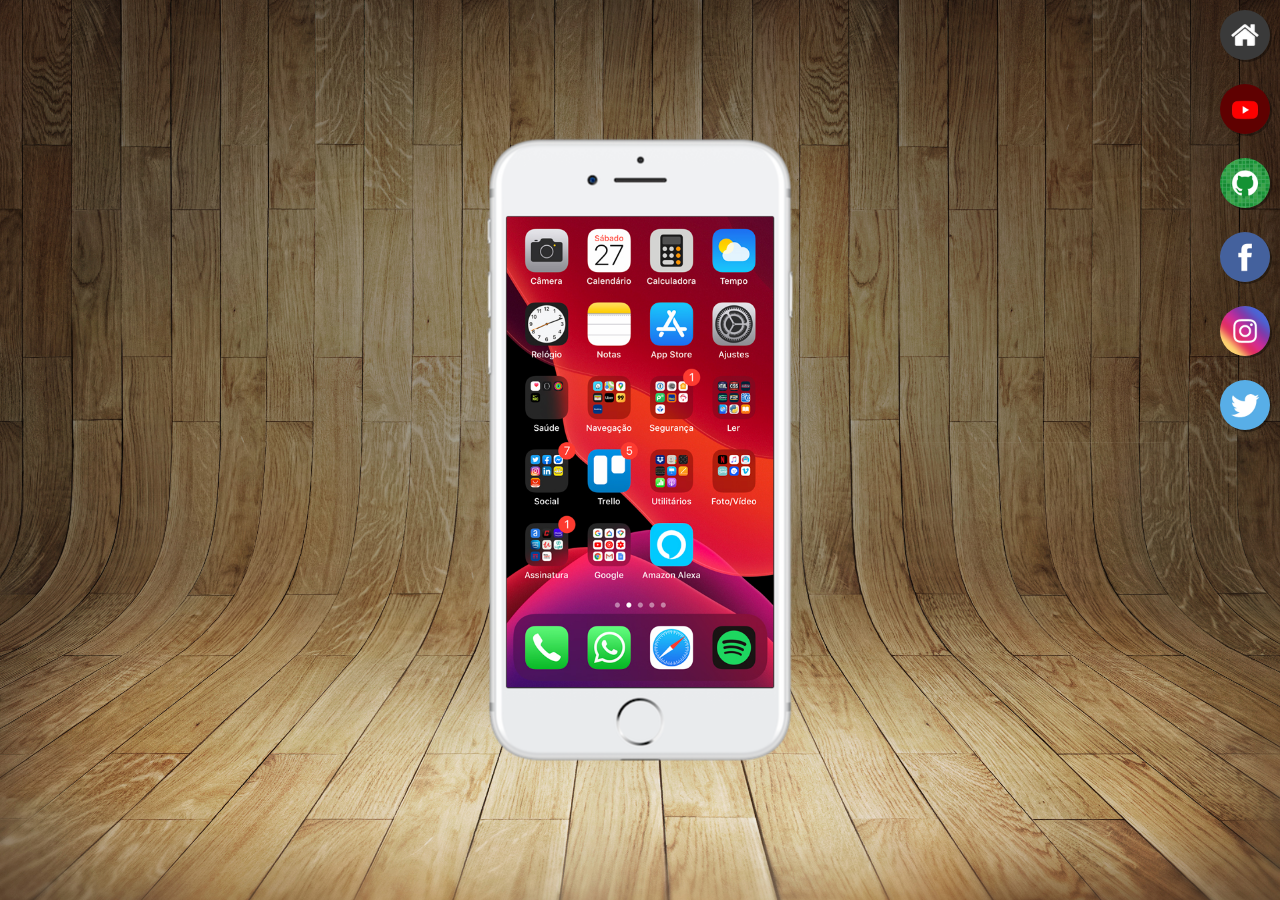
<file: index.html>
<!DOCTYPE html>
<html lang="en">
<head>
    <meta charset="UTF-8">
    <meta name="viewport" content="width=device-width, initial-scale=1.0">
    <title>Projeto Redes Sociais</title>

    <link rel="stylesheet" href="estilos/style.css">

    <link rel="shortcut icon" href="favicon.ico" type="image/x-icon">
</head>
<body>
    <main>
        <section id="telefone">
            <iframe src="pages/home.html" frameborder="0" name="tela" id="tela">
                Seu navegador não é compativel
            </iframe>

        </section>

        <section id="redes-sociais">
            <a href="pages/home.html" target="tela"><img src="imagens/logo-home.jpg" alt=""></a><br>

            <a href="pages/youtube.html" target="tela"><img src="imagens/logo-youtube.jpg" alt=""></a><br>

            <a href="pages/github.html" target="tela"><img src="imagens/logo-github.jpg" alt=""></a><br>

            <a href="pages/facebook.html" target="tela"><img src="imagens/logo-facebook.jpg" alt=""></a><br>

            <a href="pages/instagram.html" target="tela"><img src="imagens/logo-instagram.jpg" alt=""></a><br>

            <a href="pages/x.html" target="tela"><img src="imagens/logo-twitter.jpg" alt=""></a>
            

        </section>
    </main>
</body>
</html>
</file>
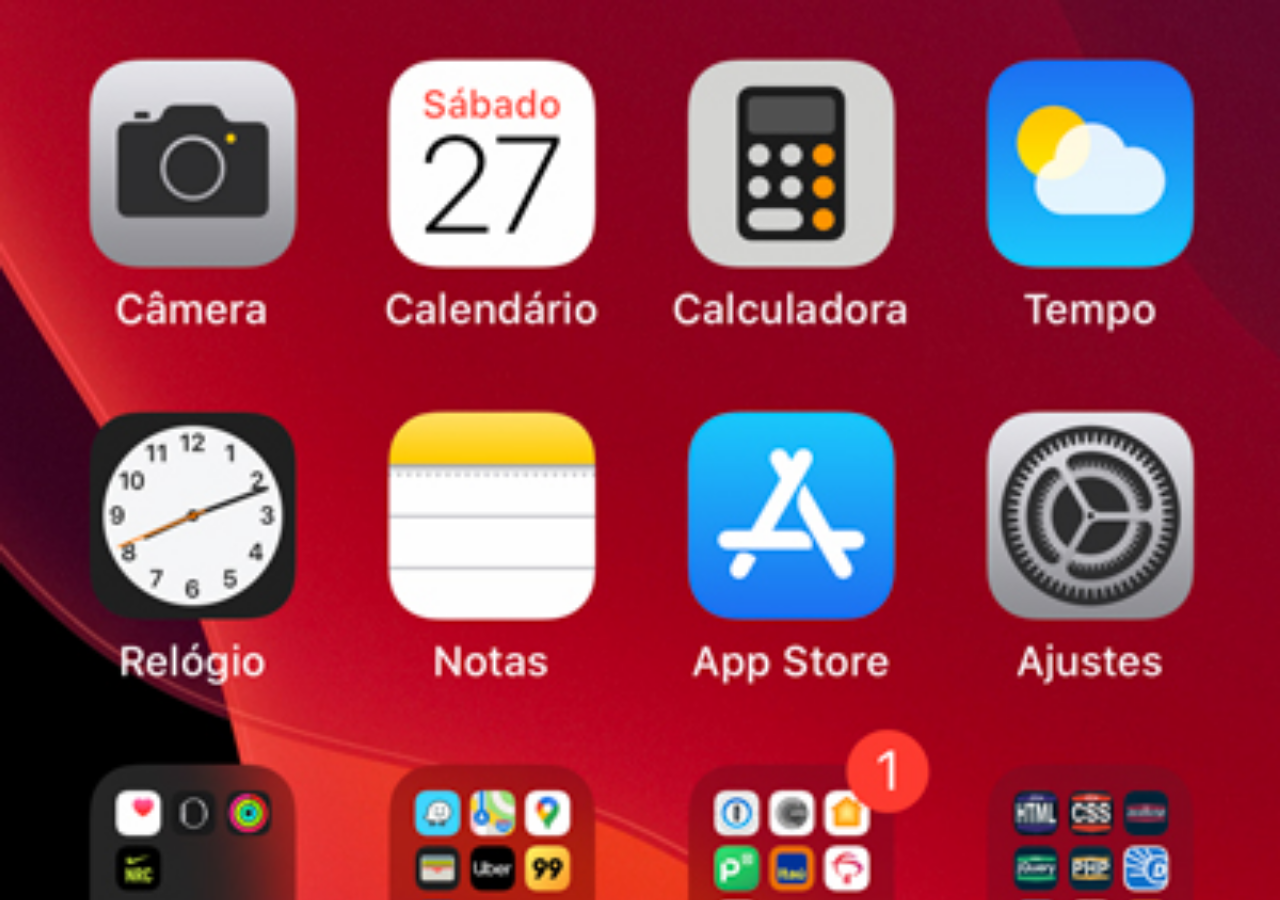
<file: home.html>
<!DOCTYPE html>
<html lang="pt-br">
<head>
    <meta charset="UTF-8">
    <meta name="viewport" content="width=device-width, initial-scale=1.0">
    <title>Home</title>
    
    <style>
        *{
            margin: 0px;
            padding: 0px;
        }

        body{
            width: 100vw;
            height: 100vh;
            background: black url(imagens/tela-home.jpg) no-repeat top center;
            background-size: cover;
        }

        
    </style>
</head>
<body>
    
</body>
</html>
</file>
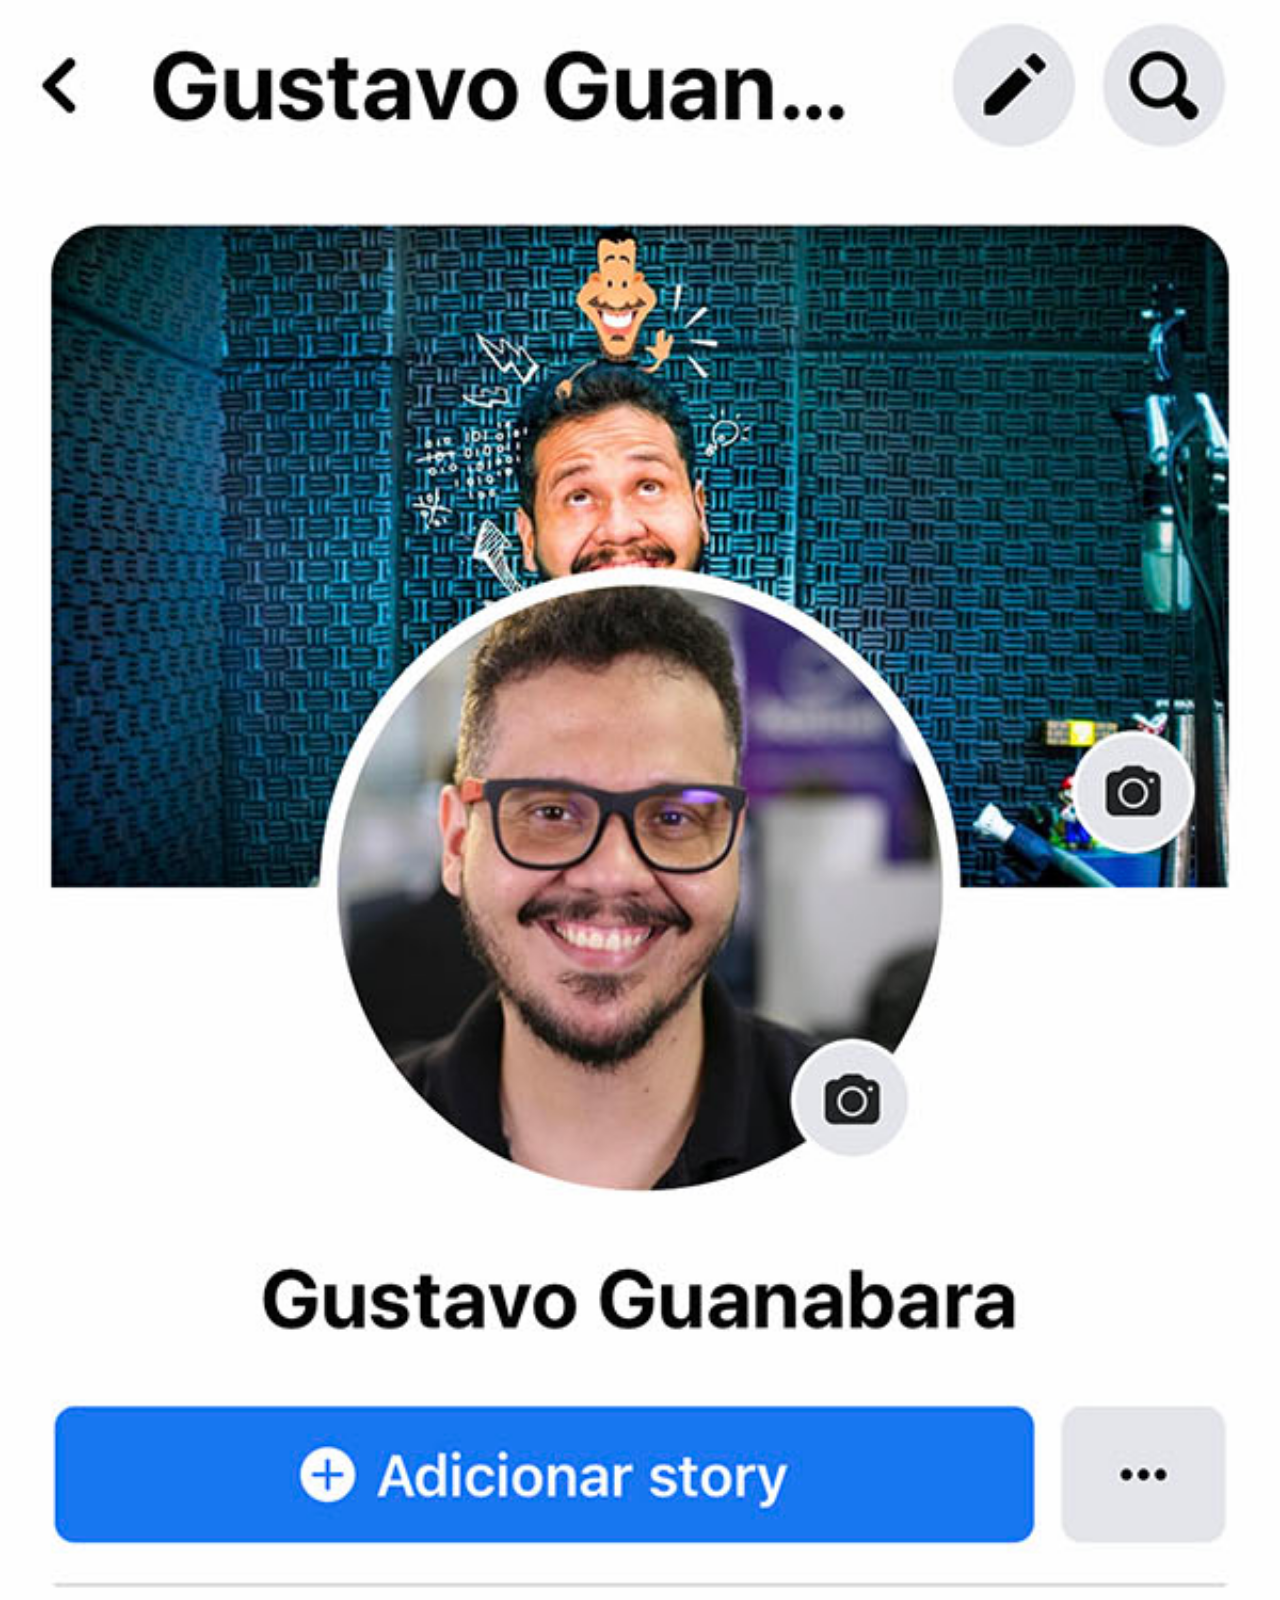
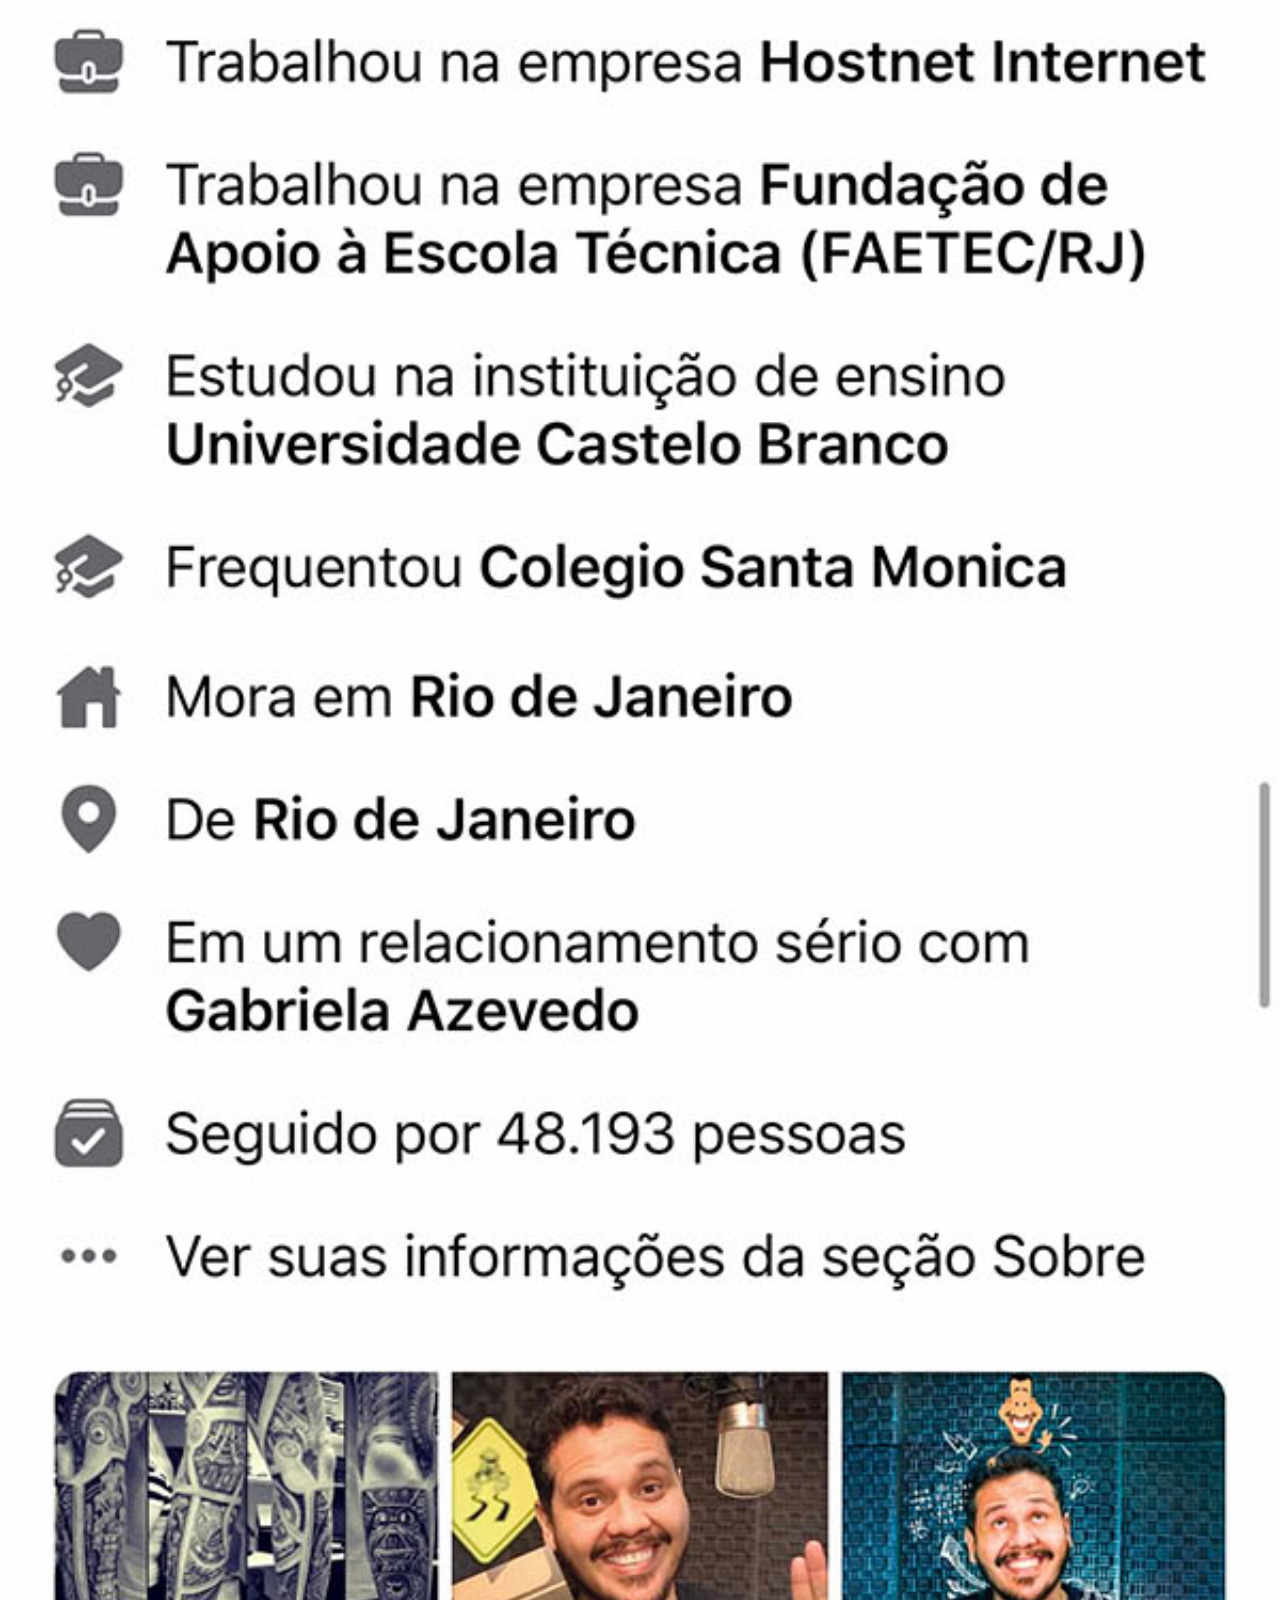
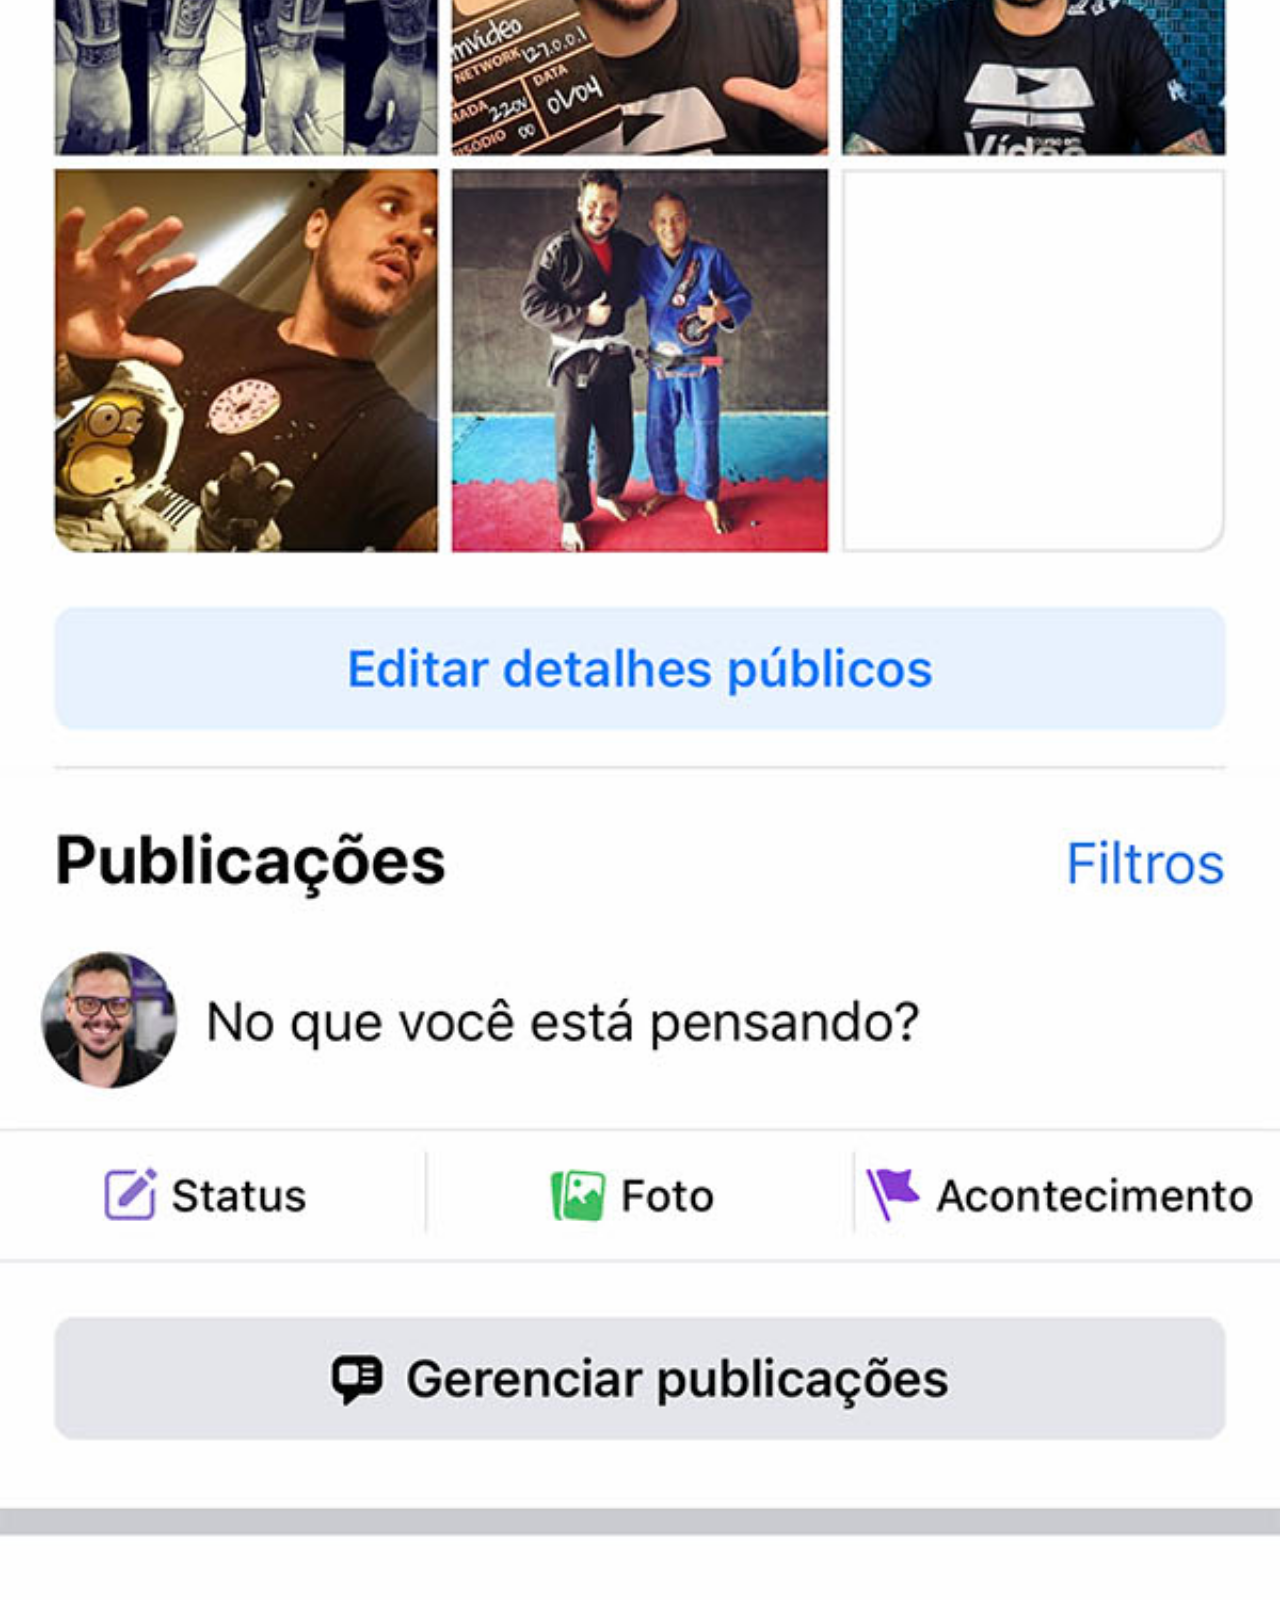
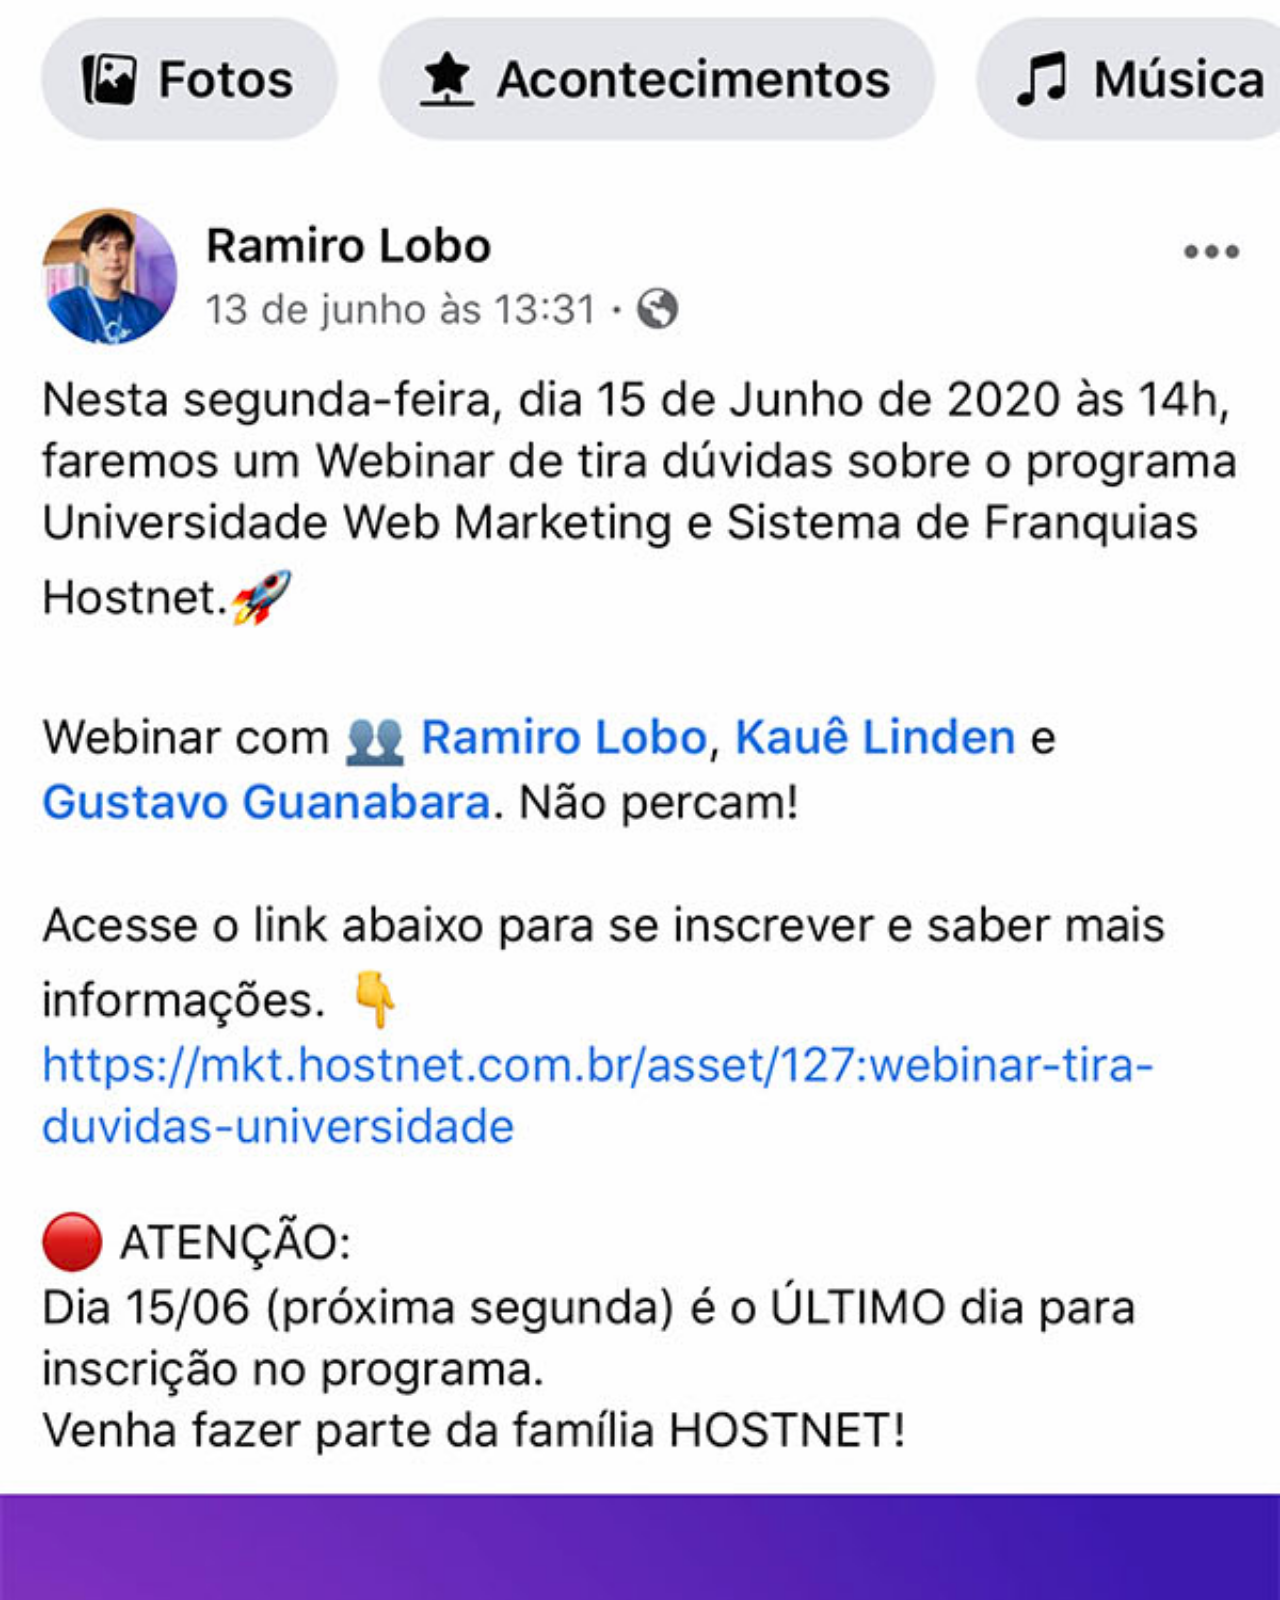
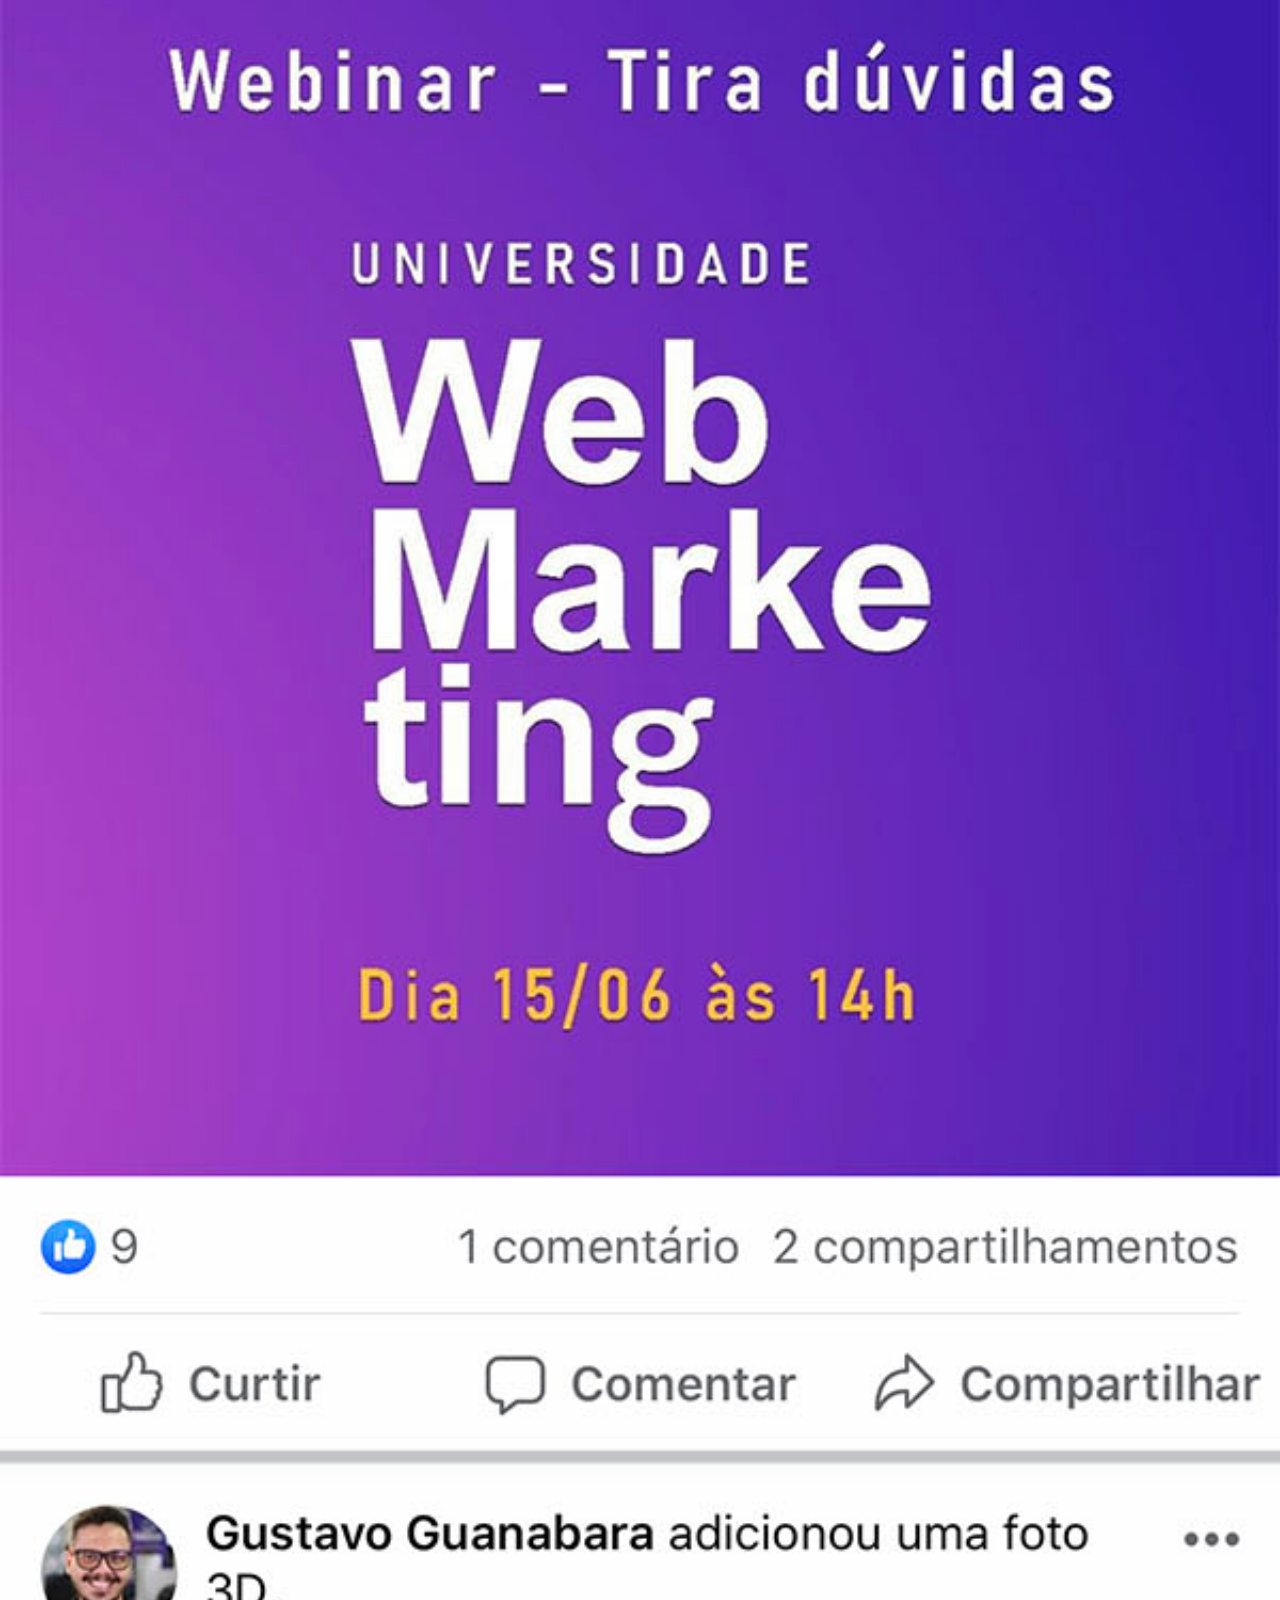
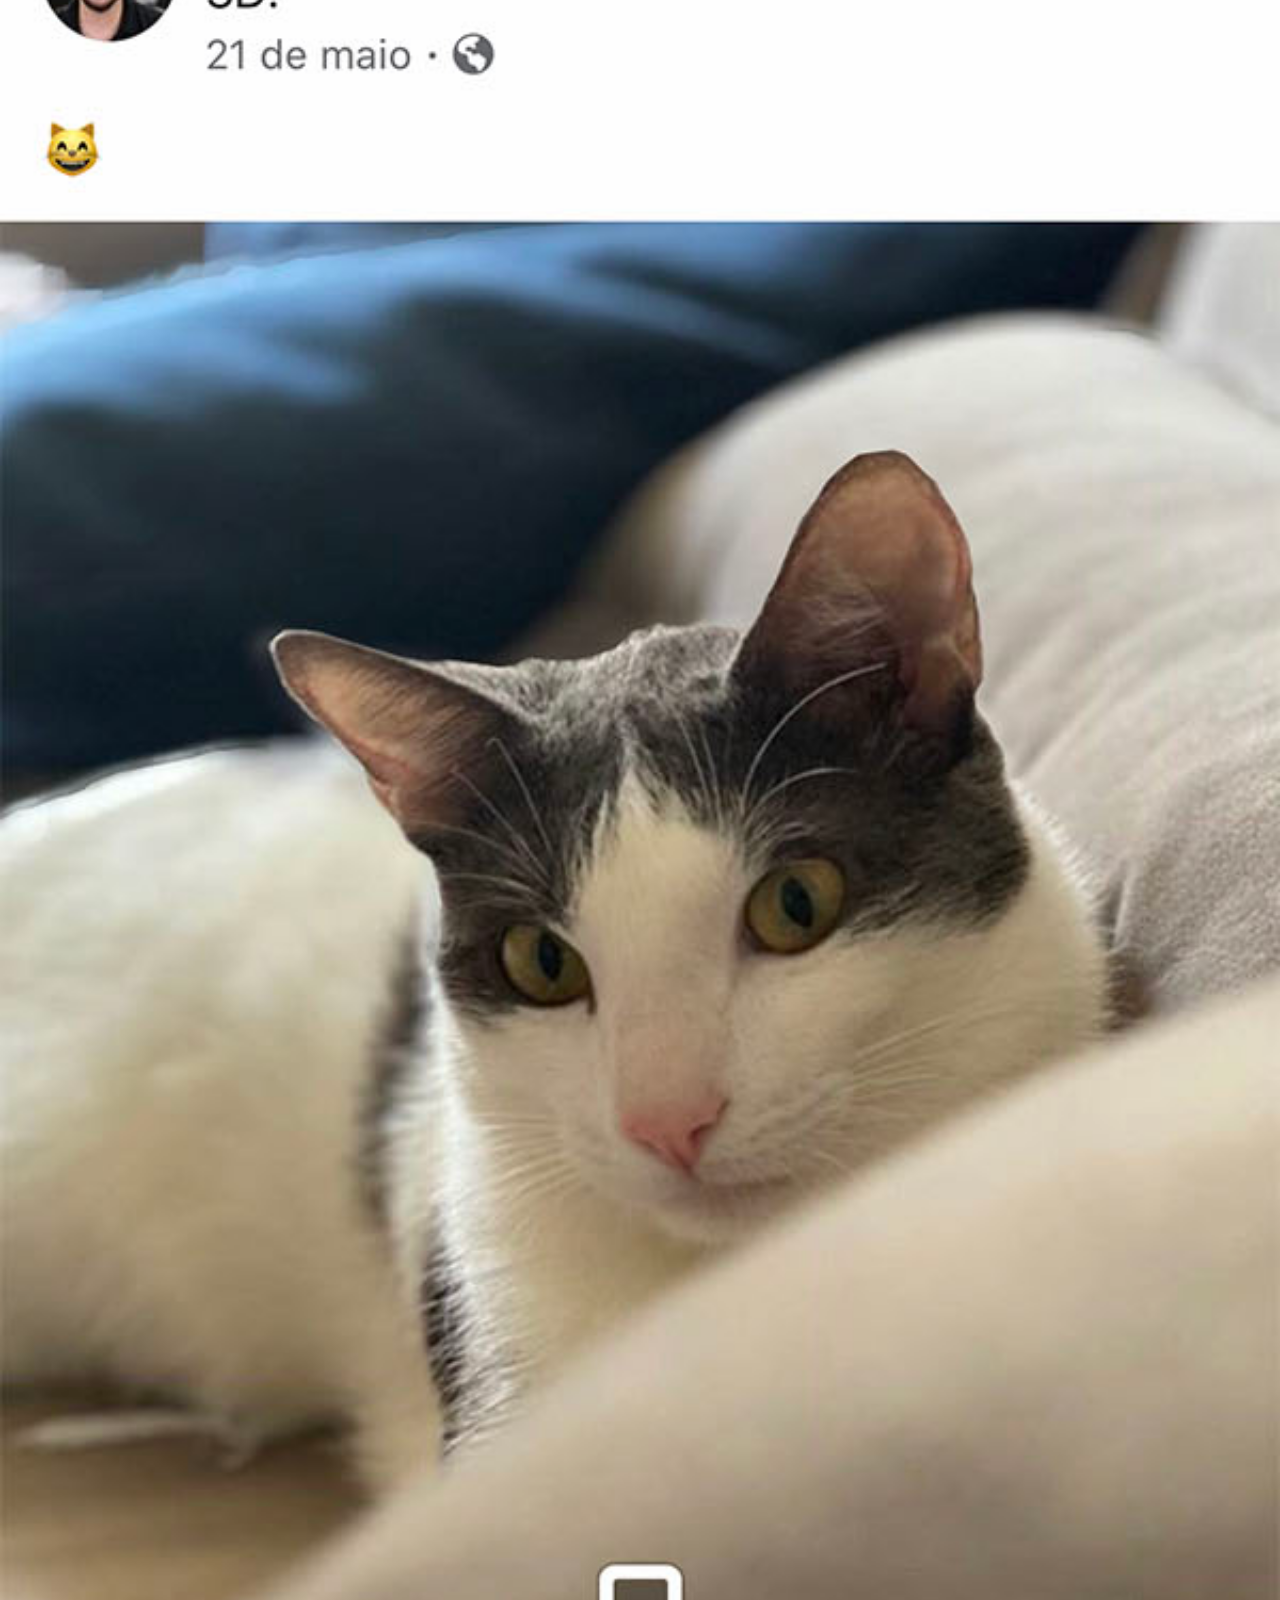
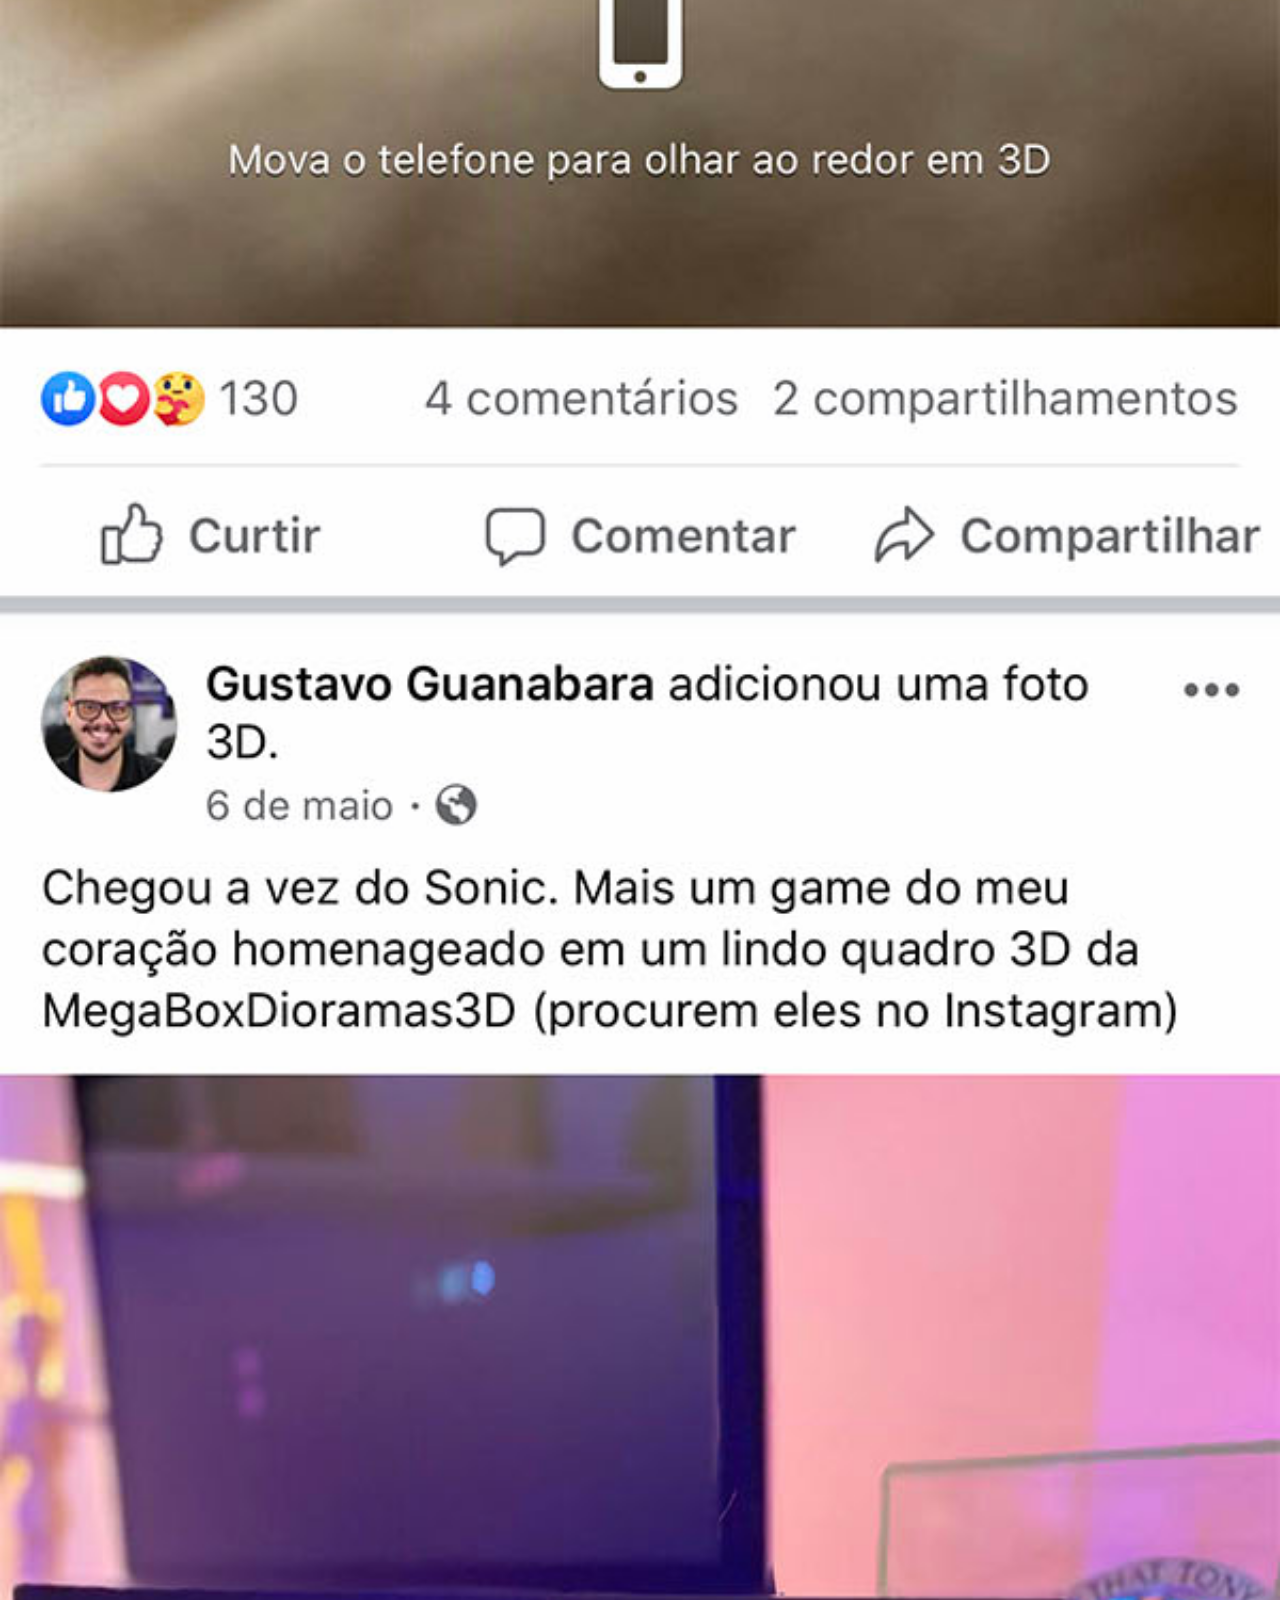
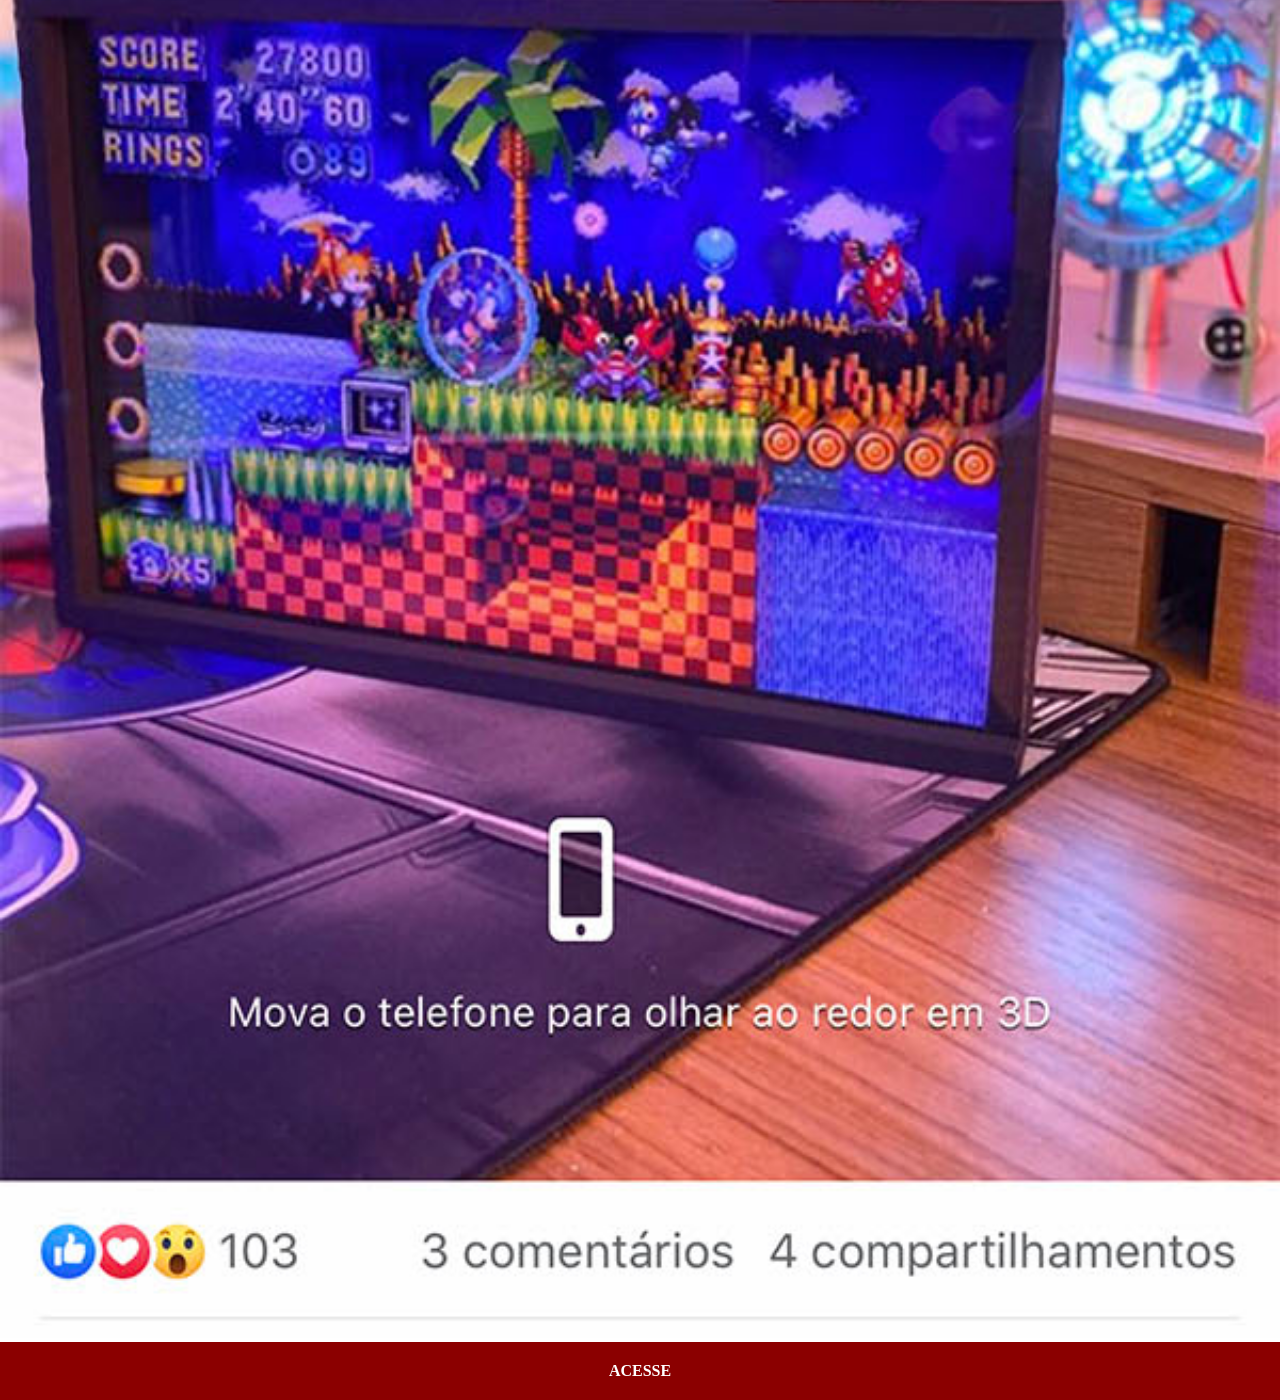
<file: pages/facebook.html>
<!DOCTYPE html>
<html lang="pt-br">
<head>
    <meta charset="UTF-8">
    <meta name="viewport" content="width=device-width, initial-scale=1.0">
    <title>Facebook</title>

    <link rel="stylesheet" href="../estilos/social.css">
</head>
<body>

    <img src="../imagens/tela-facebook.jpg" alt="Facebook">
    <a href="https://www.instagram.com/">ACESSE</a>
    
</body>
</html>
</file>
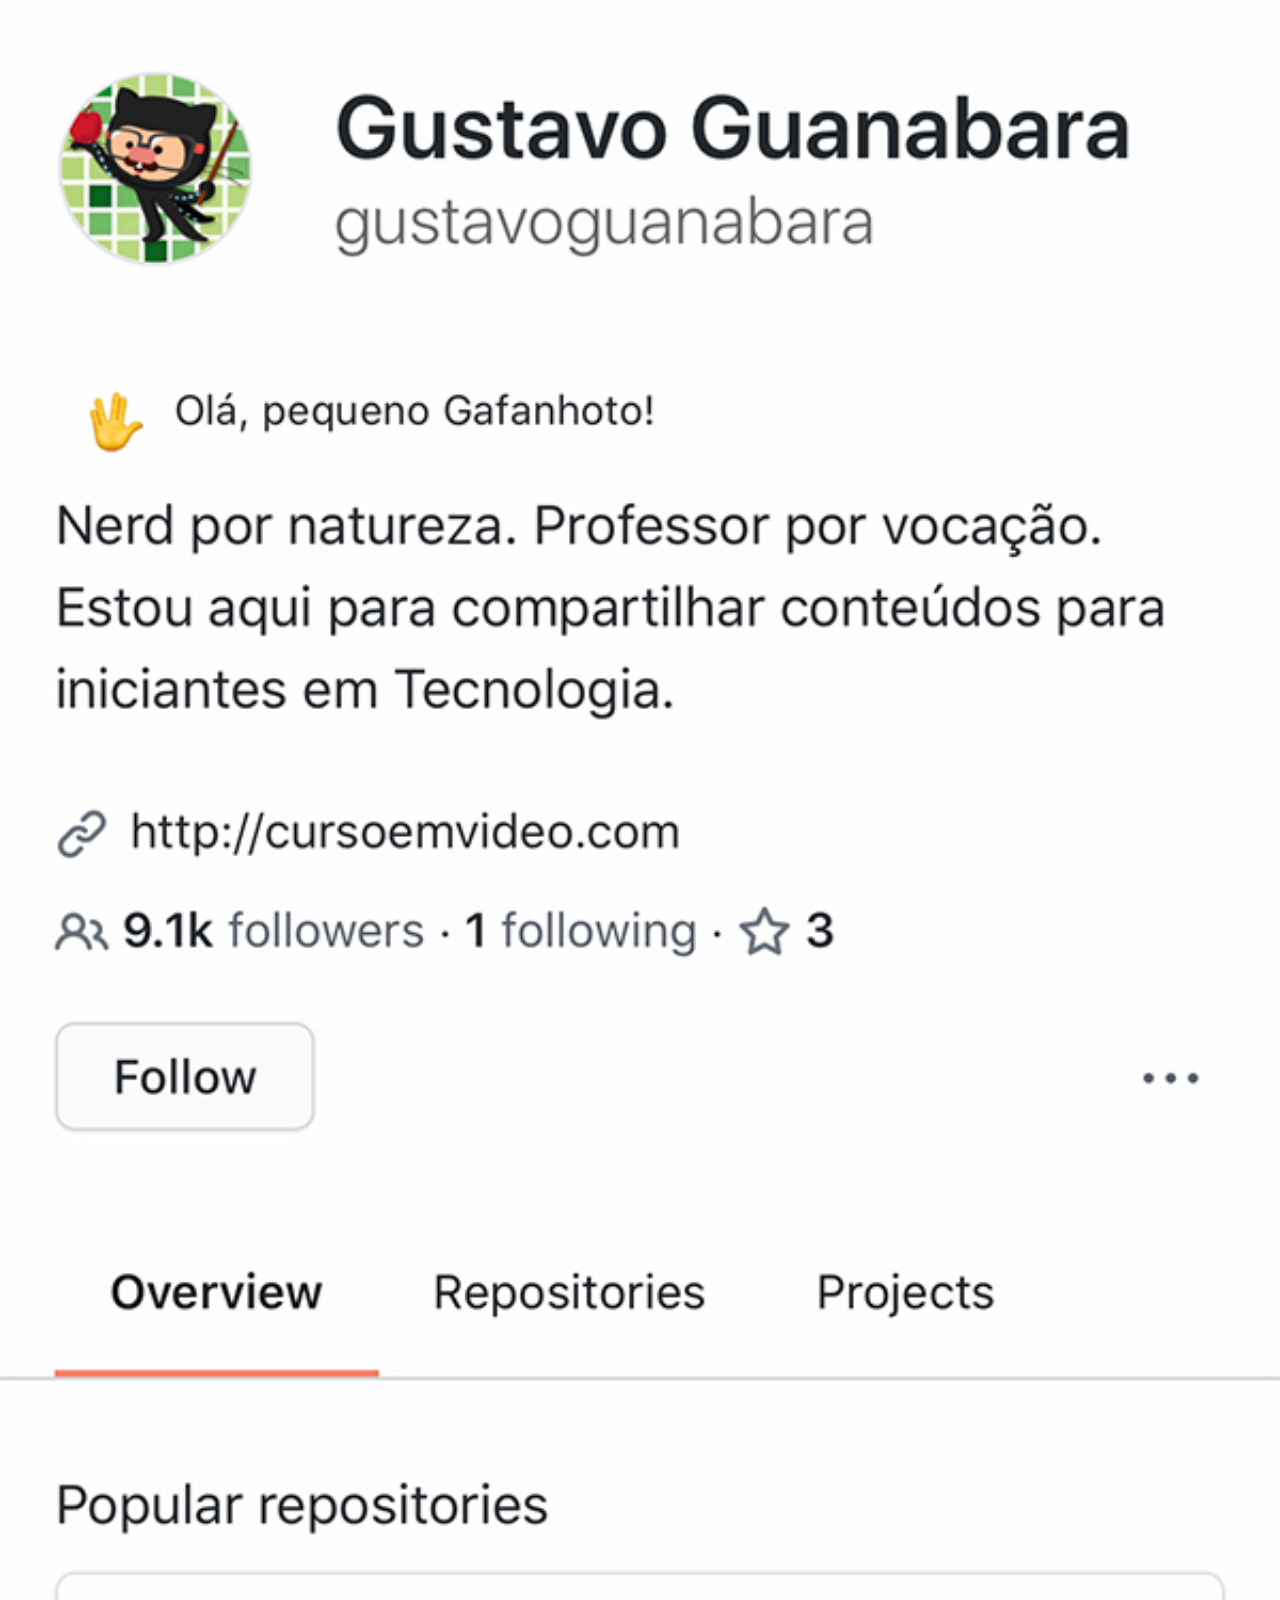
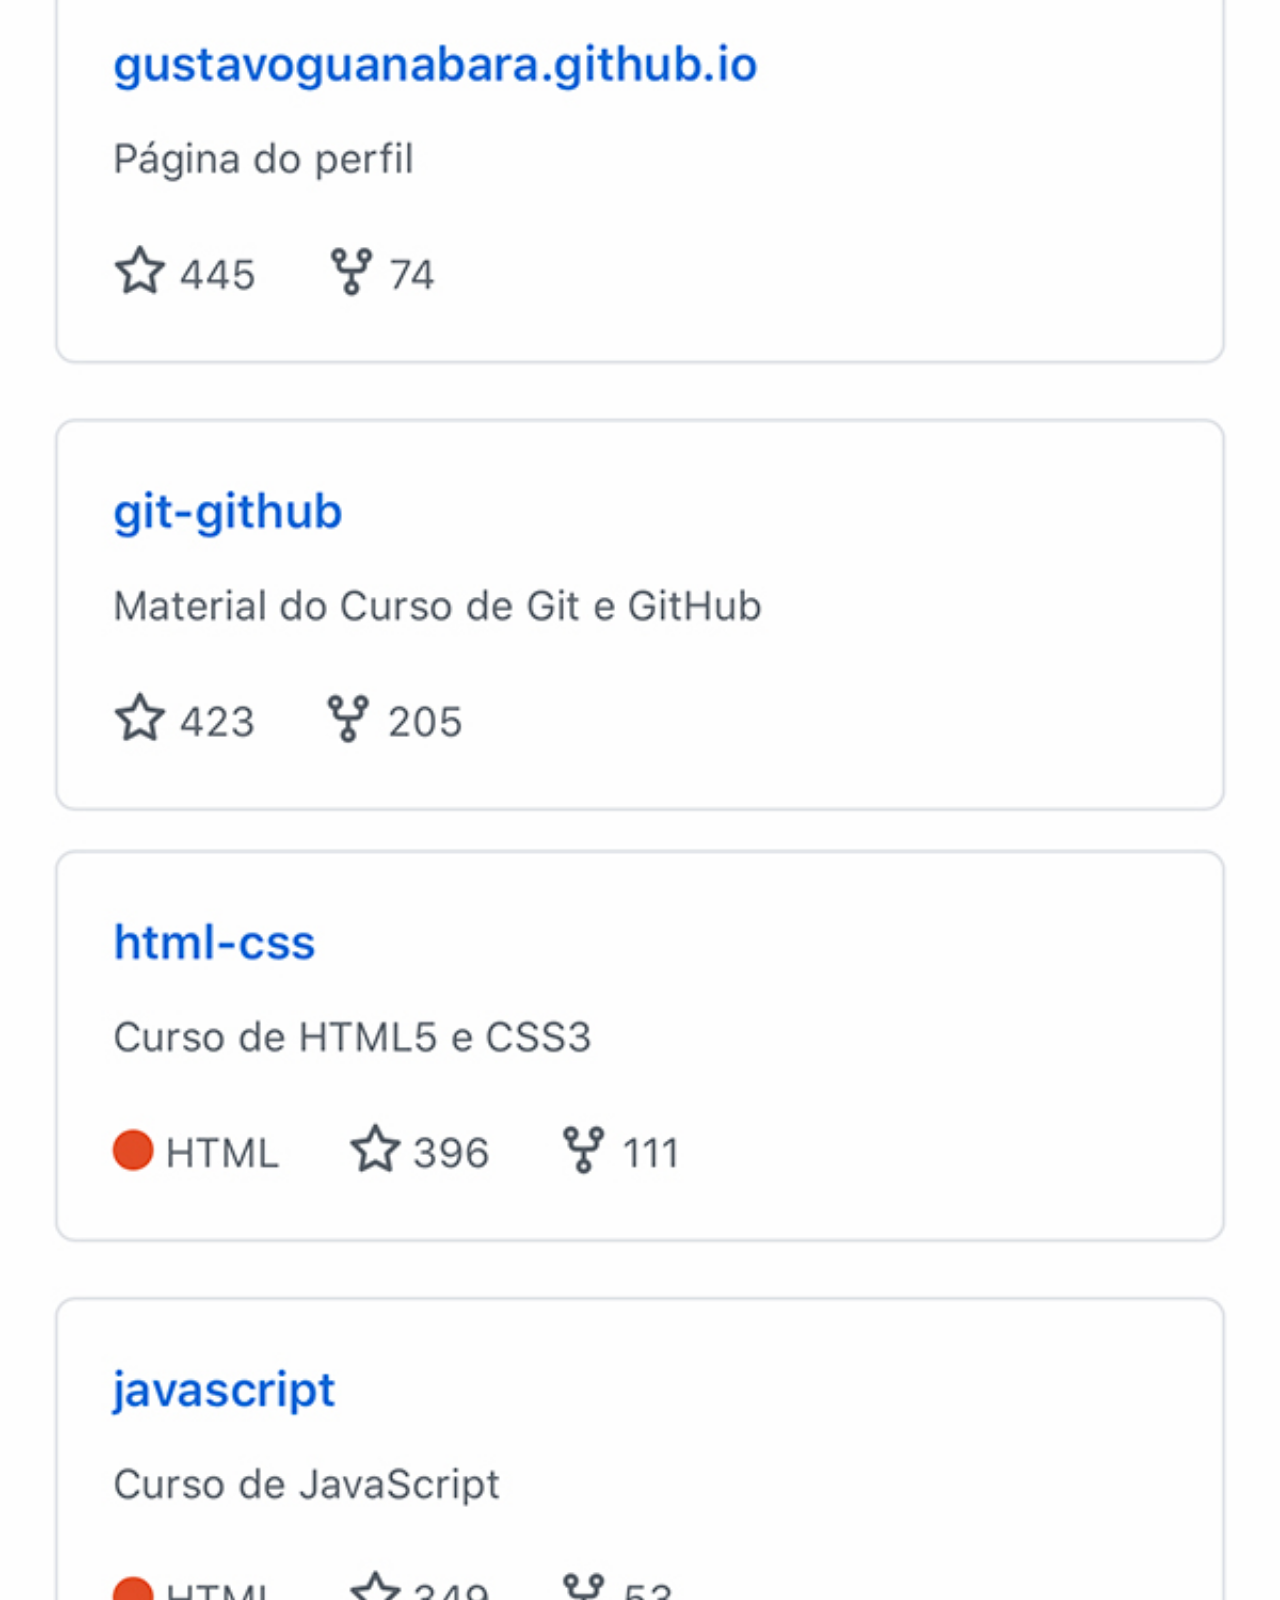
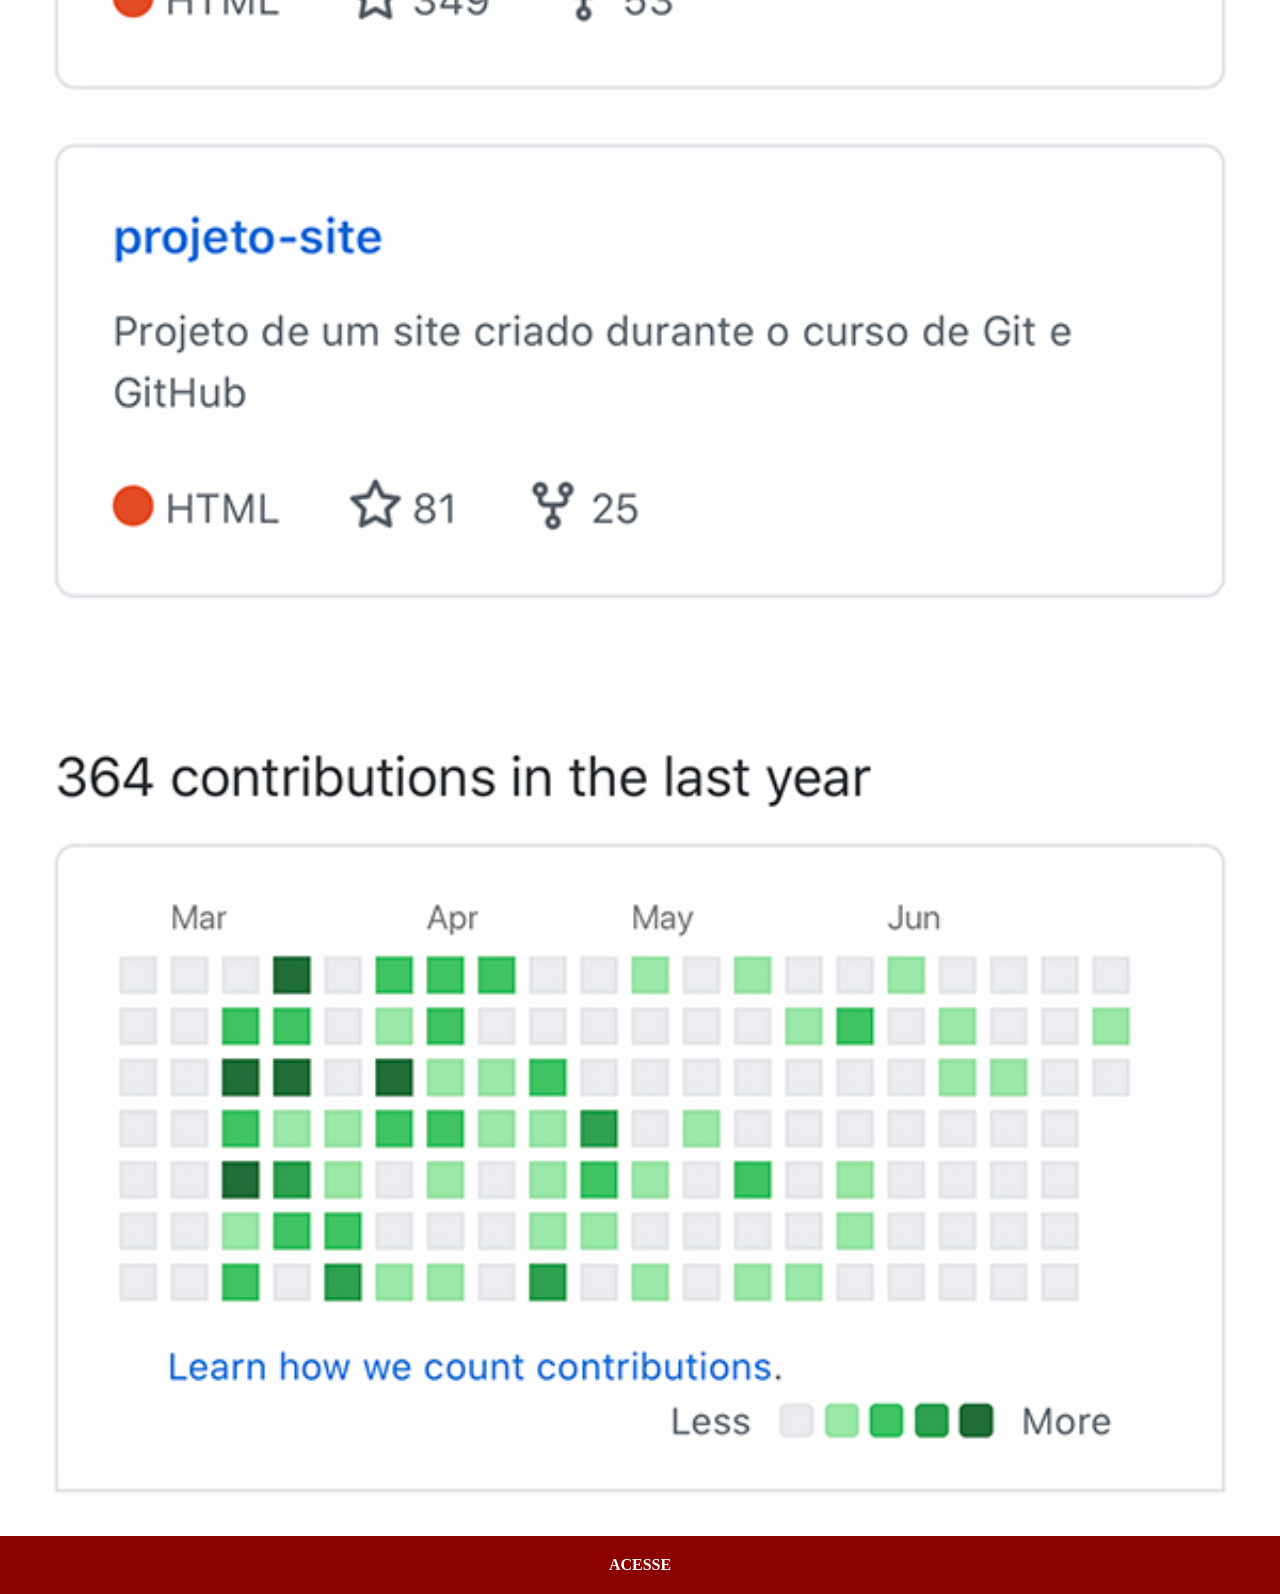
<file: pages/github.html>
<!DOCTYPE html>
<html lang="pt-br">
<head>
    <meta charset="UTF-8">
    <meta name="viewport" content="width=device-width, initial-scale=1.0">
    <title>GitHub</title>

    <link rel="stylesheet" href="../estilos/social.css">
</head>
<body>
    <img src="../imagens/tela-github.jpg" alt="GitHub">
    <a href="https://github.com/gustavoguanabara/" target="_blank">ACESSE</a>
</body>
</html>
</file>
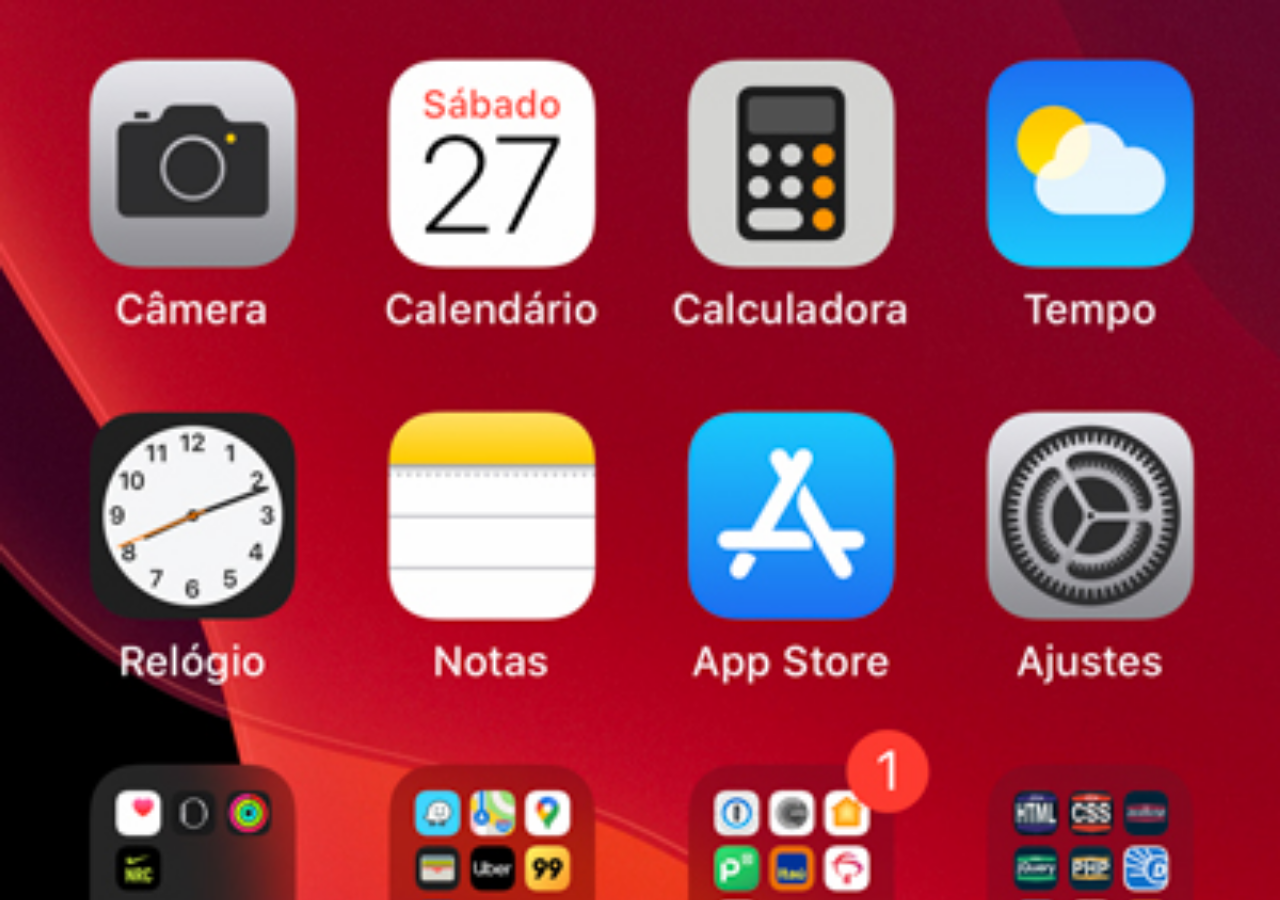
<file: pages/home.html>
<!DOCTYPE html>
<html lang="pt-br">
<head>
    <meta charset="UTF-8">
    <meta name="viewport" content="width=device-width, initial-scale=1.0">
    <title>Home</title>
    
    <style>
        *{
            margin: 0px;
            padding: 0px;
        }

        body{
            width: 100vw;
            height: 100vh;
            background: black url(../imagens/tela-home.jpg) no-repeat top center;
            background-size: cover;
        }

        
    </style>
</head>
<body>
    
</body>
</html>
</file>
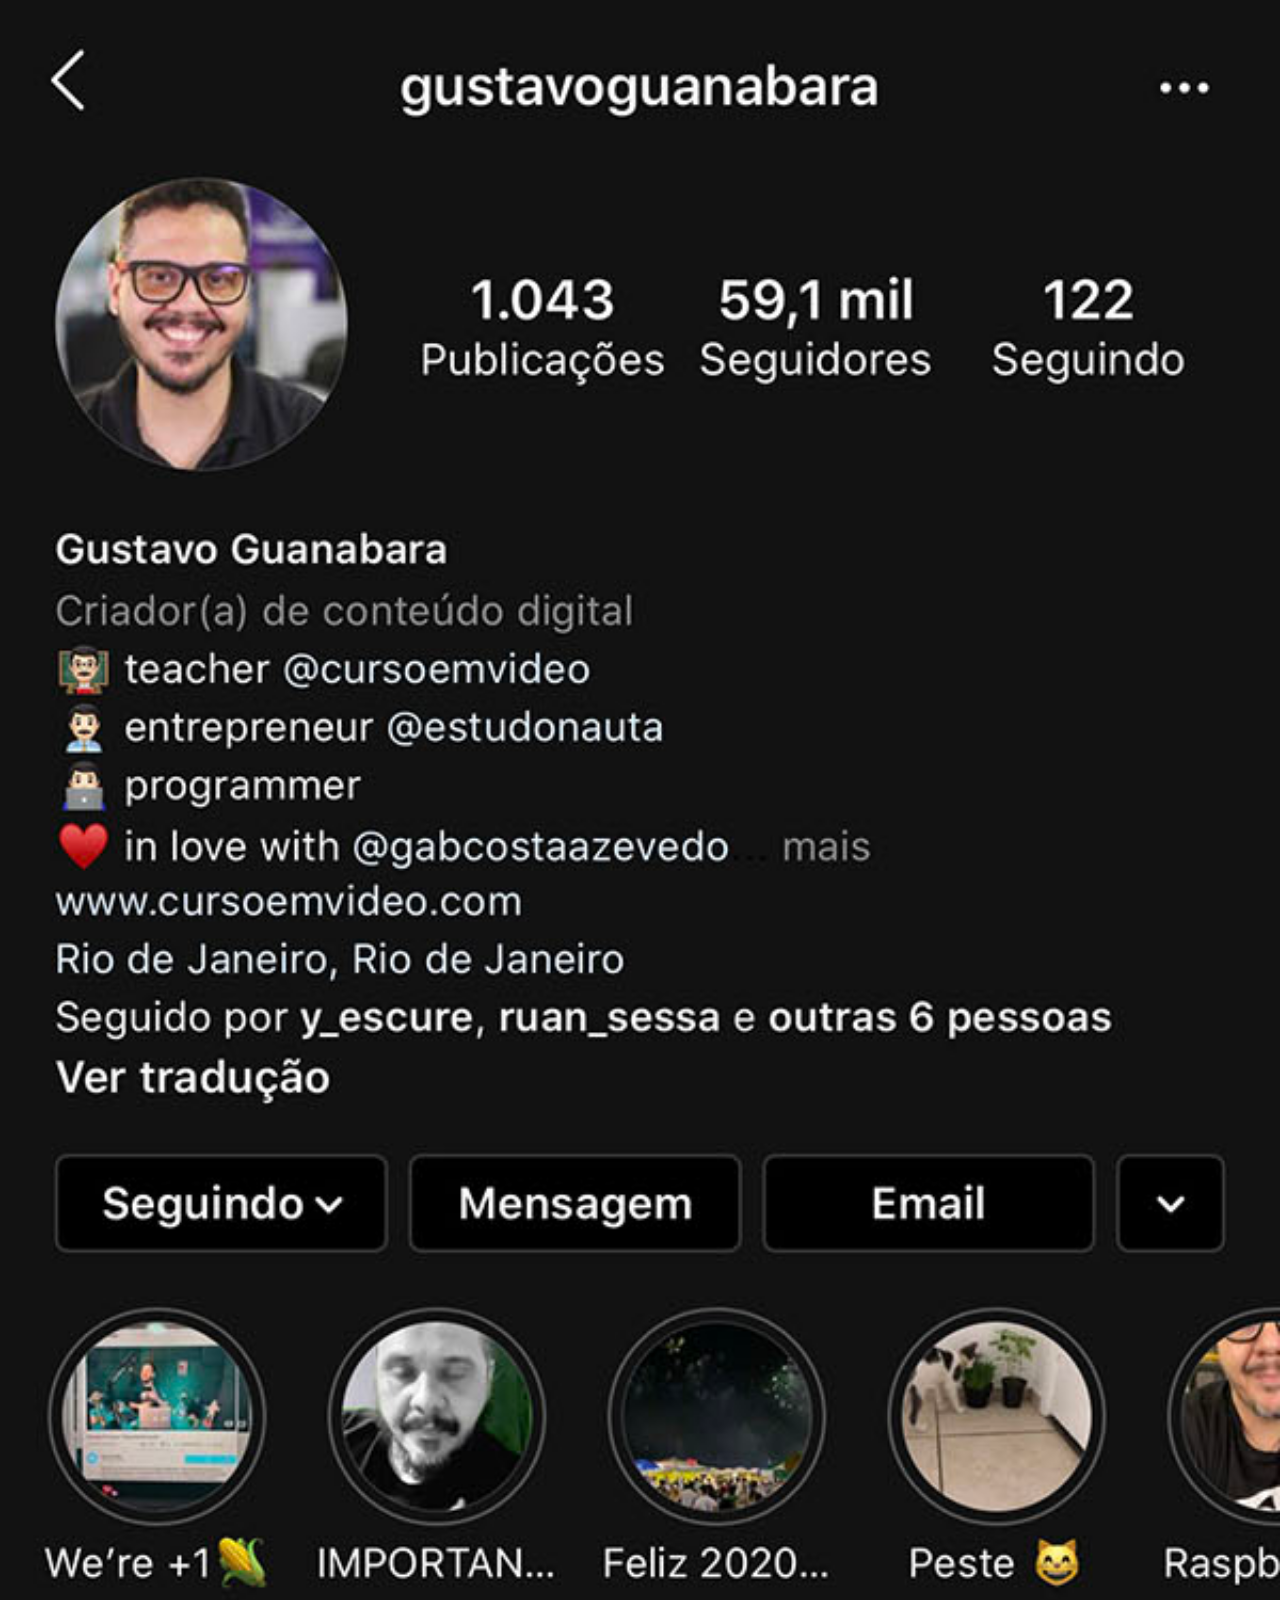
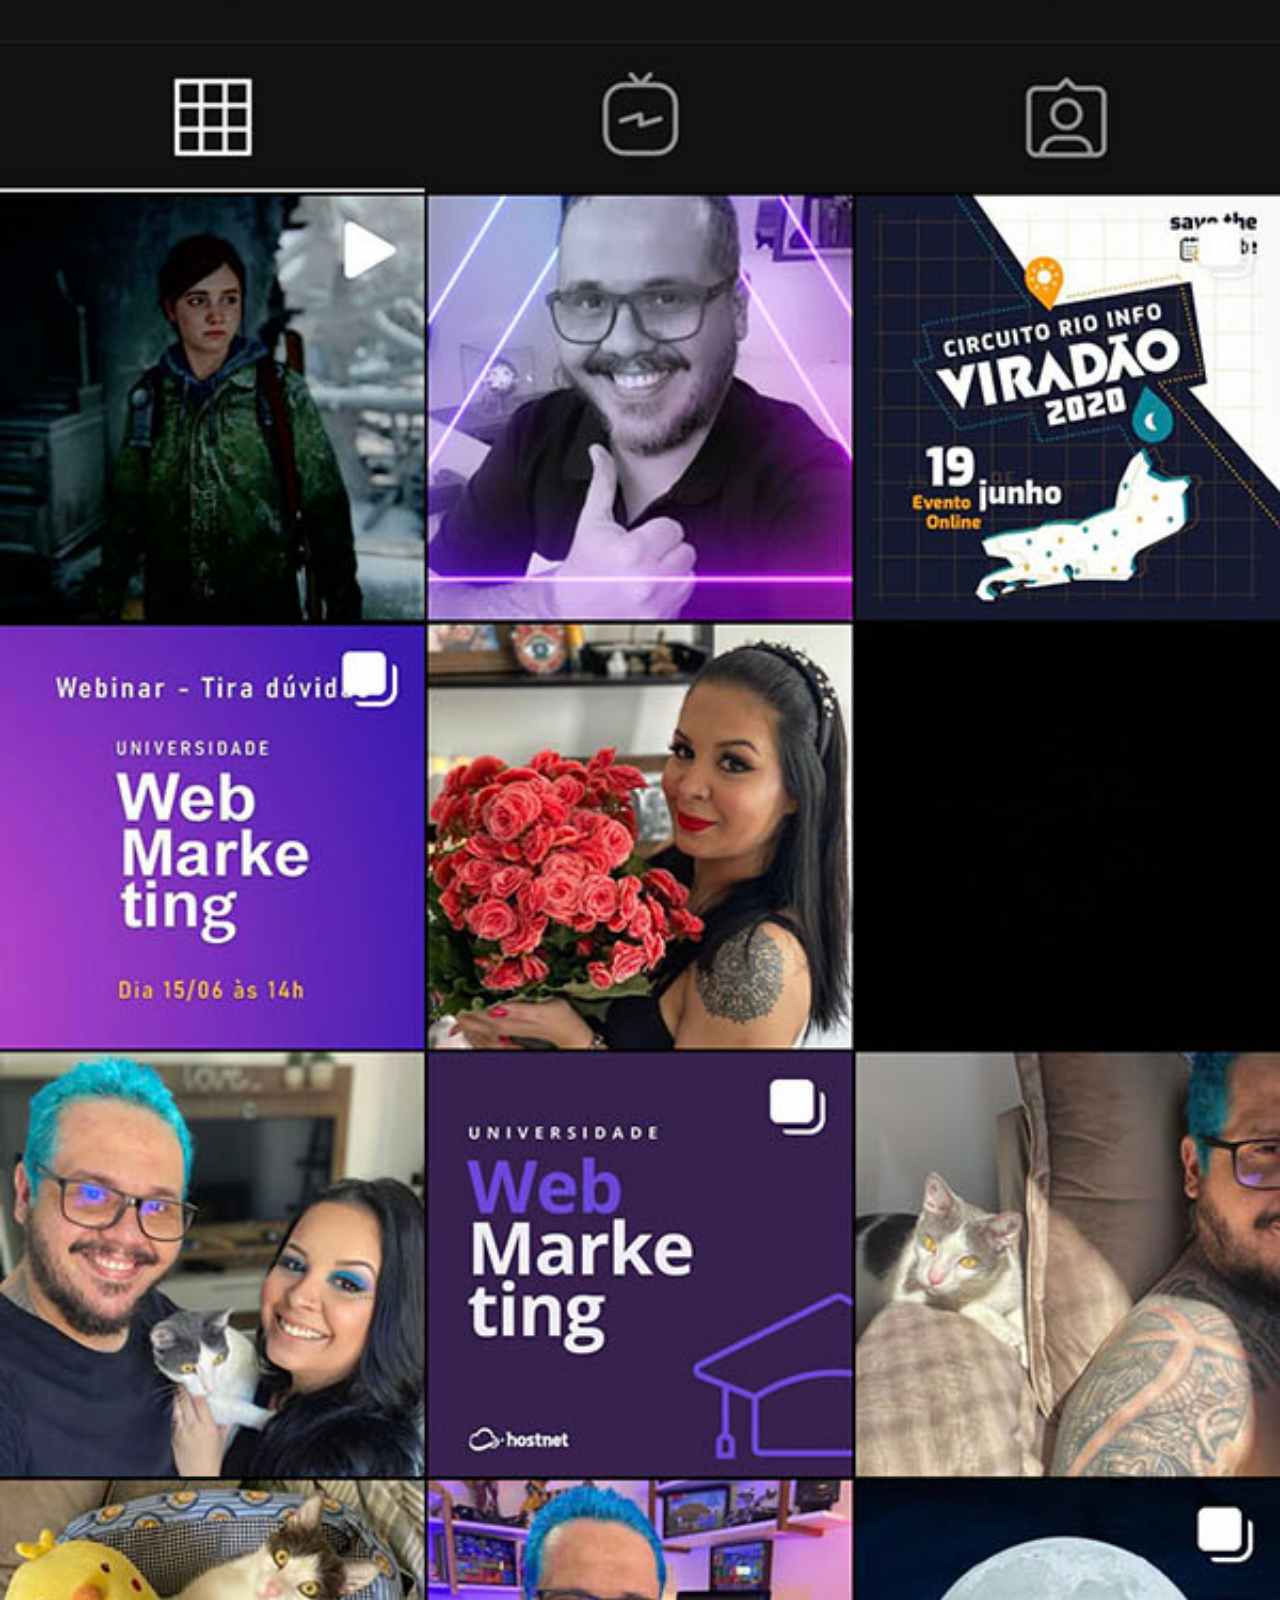
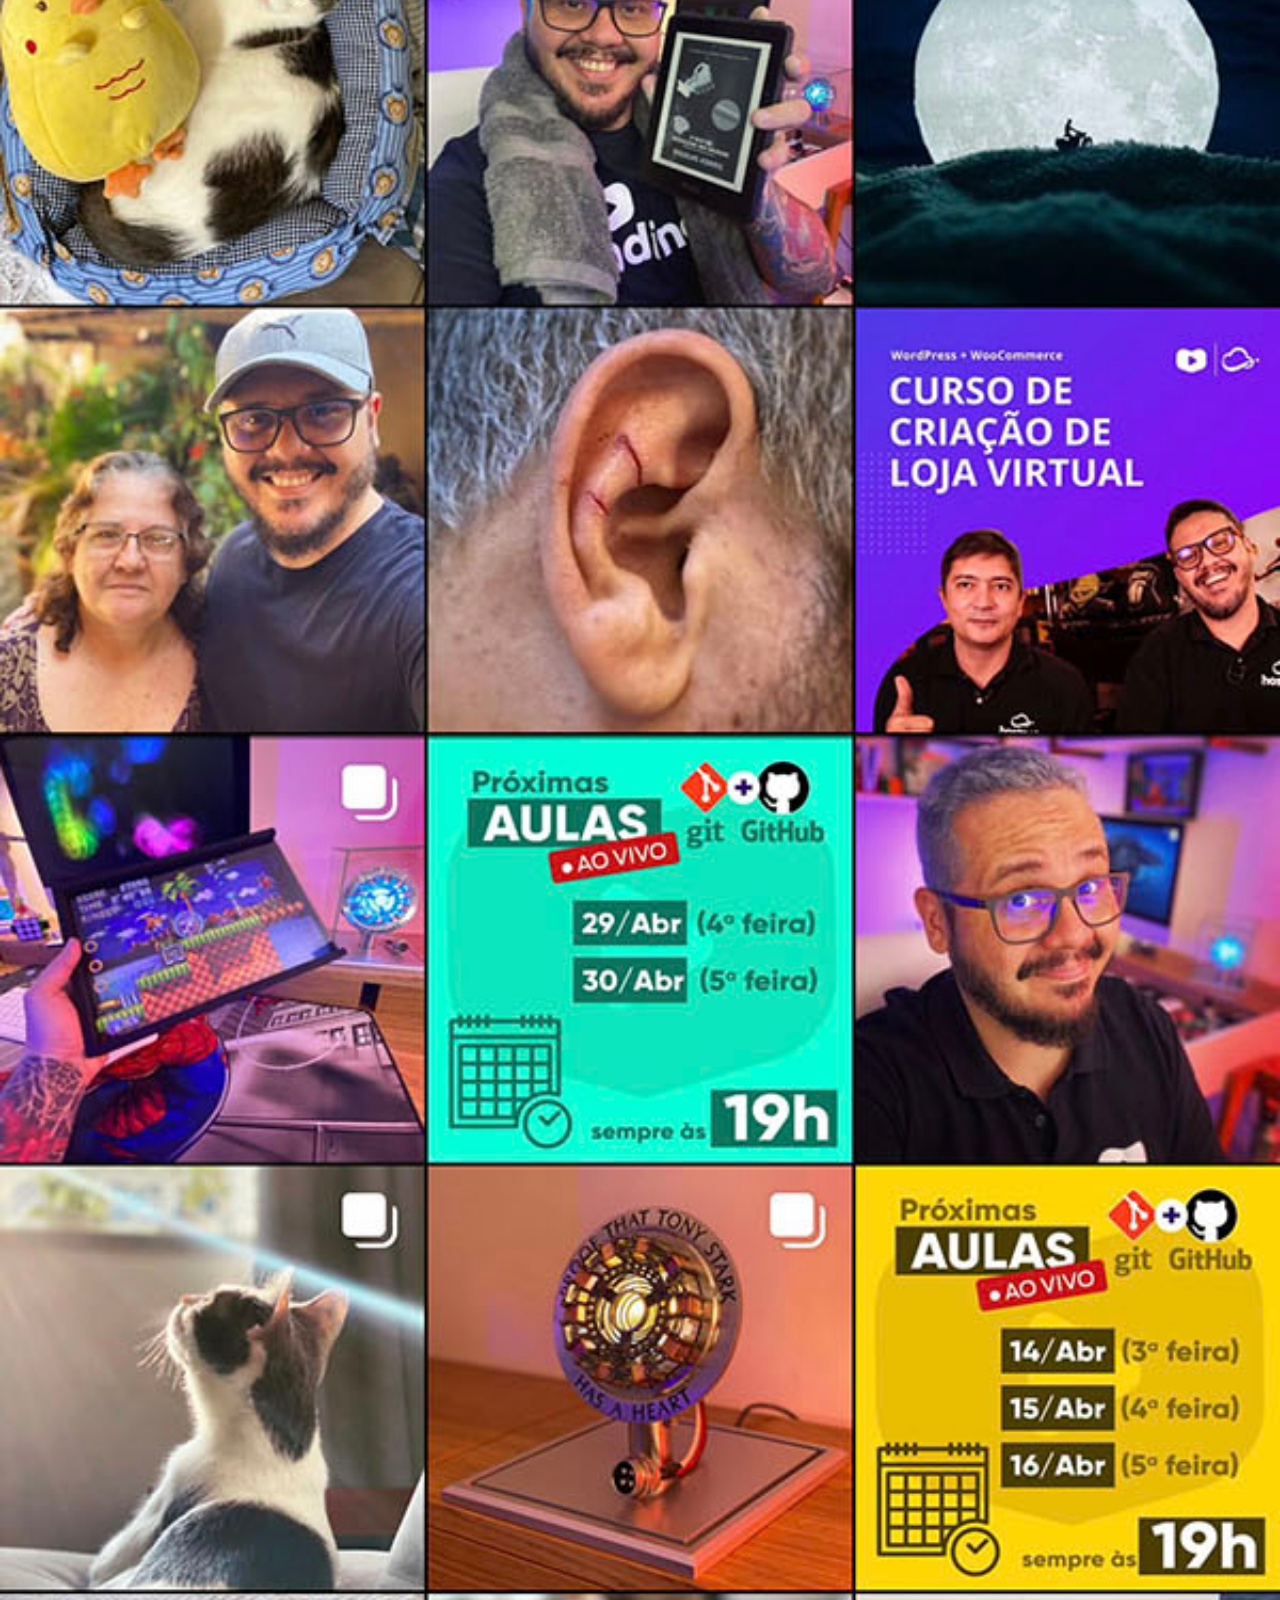
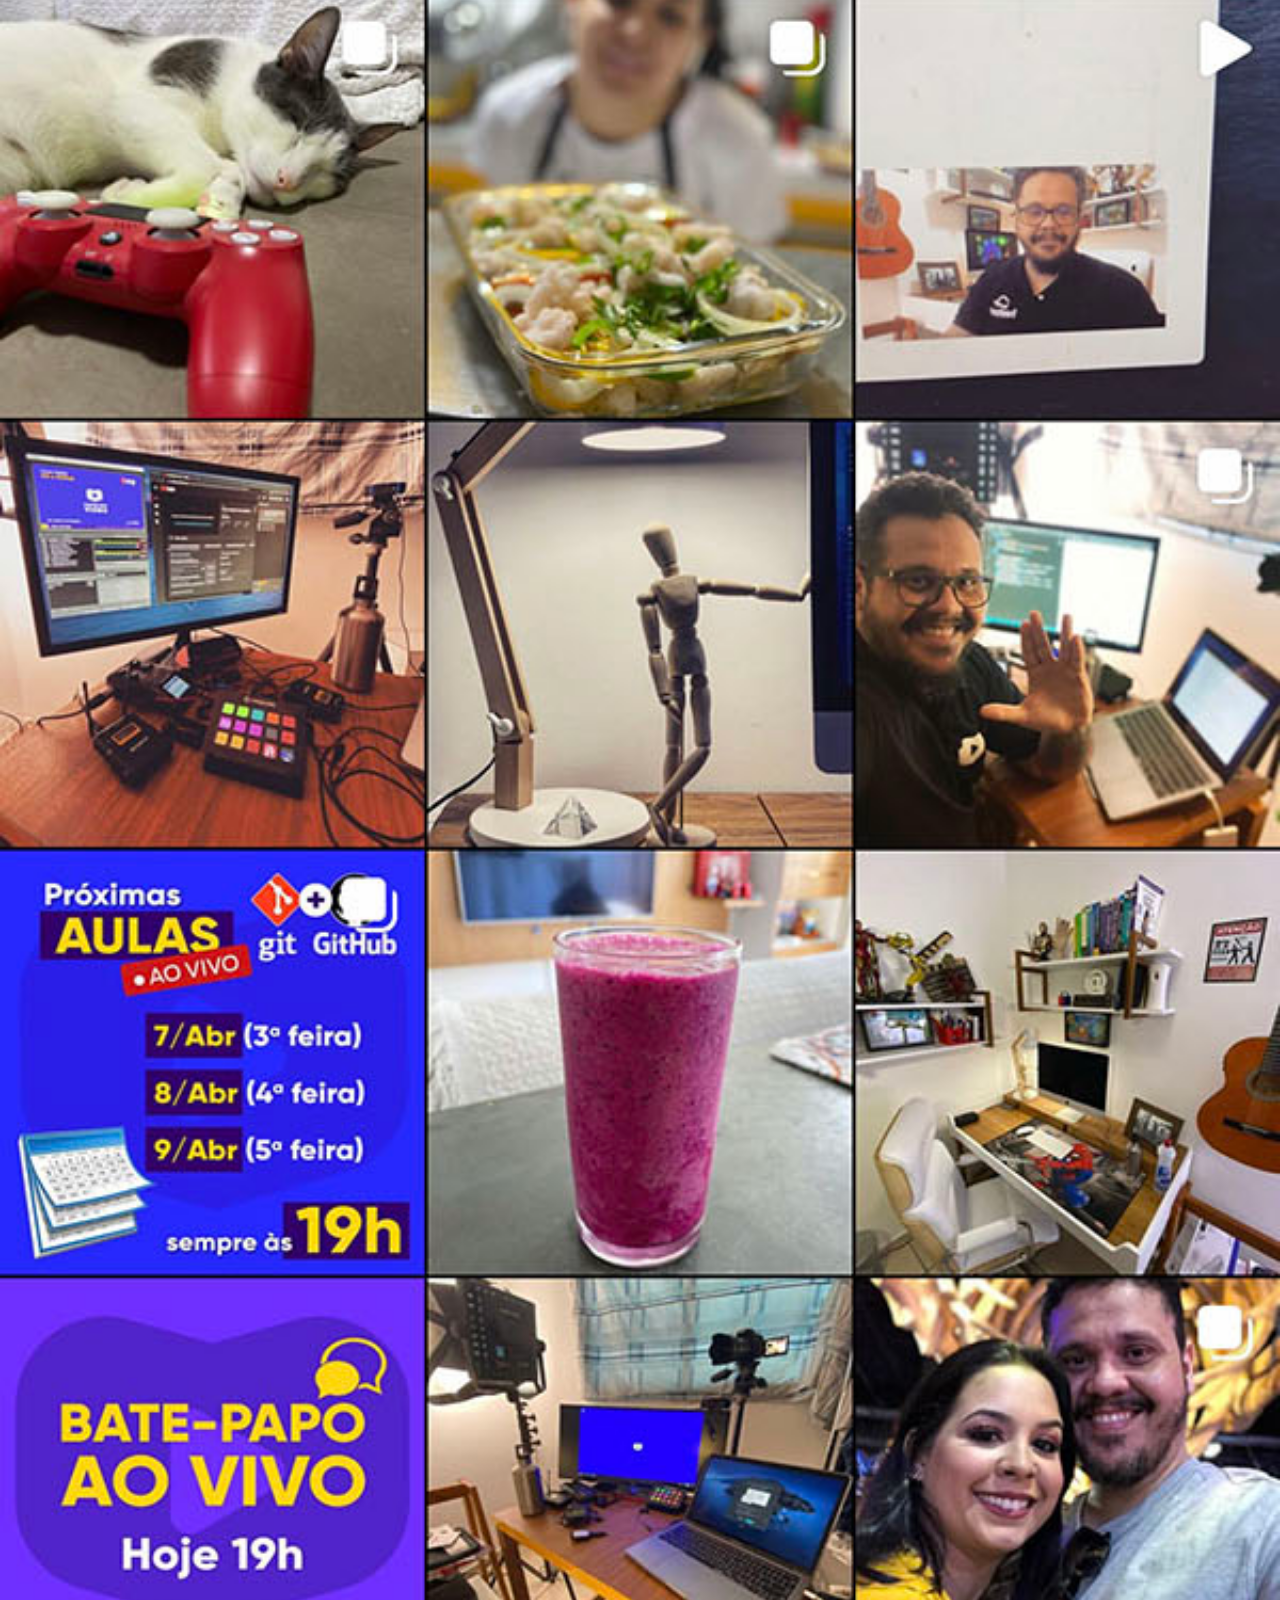
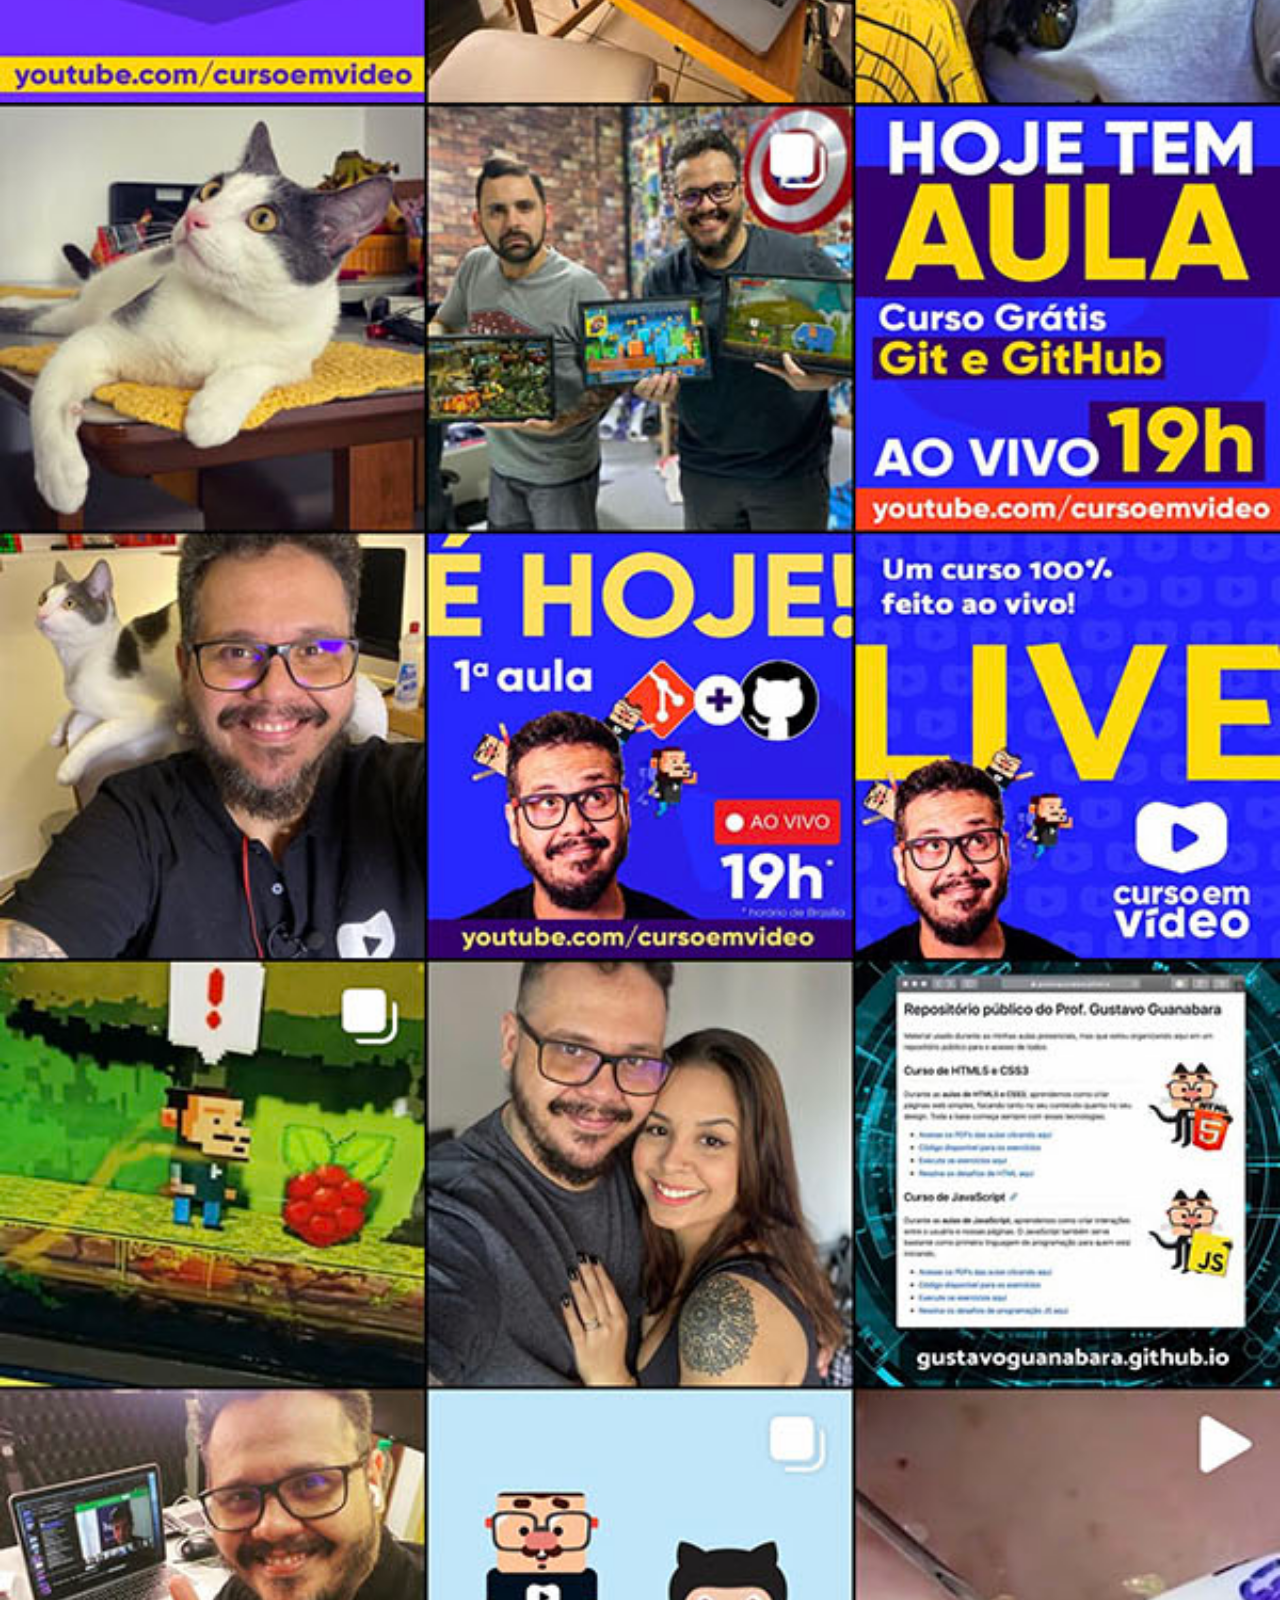
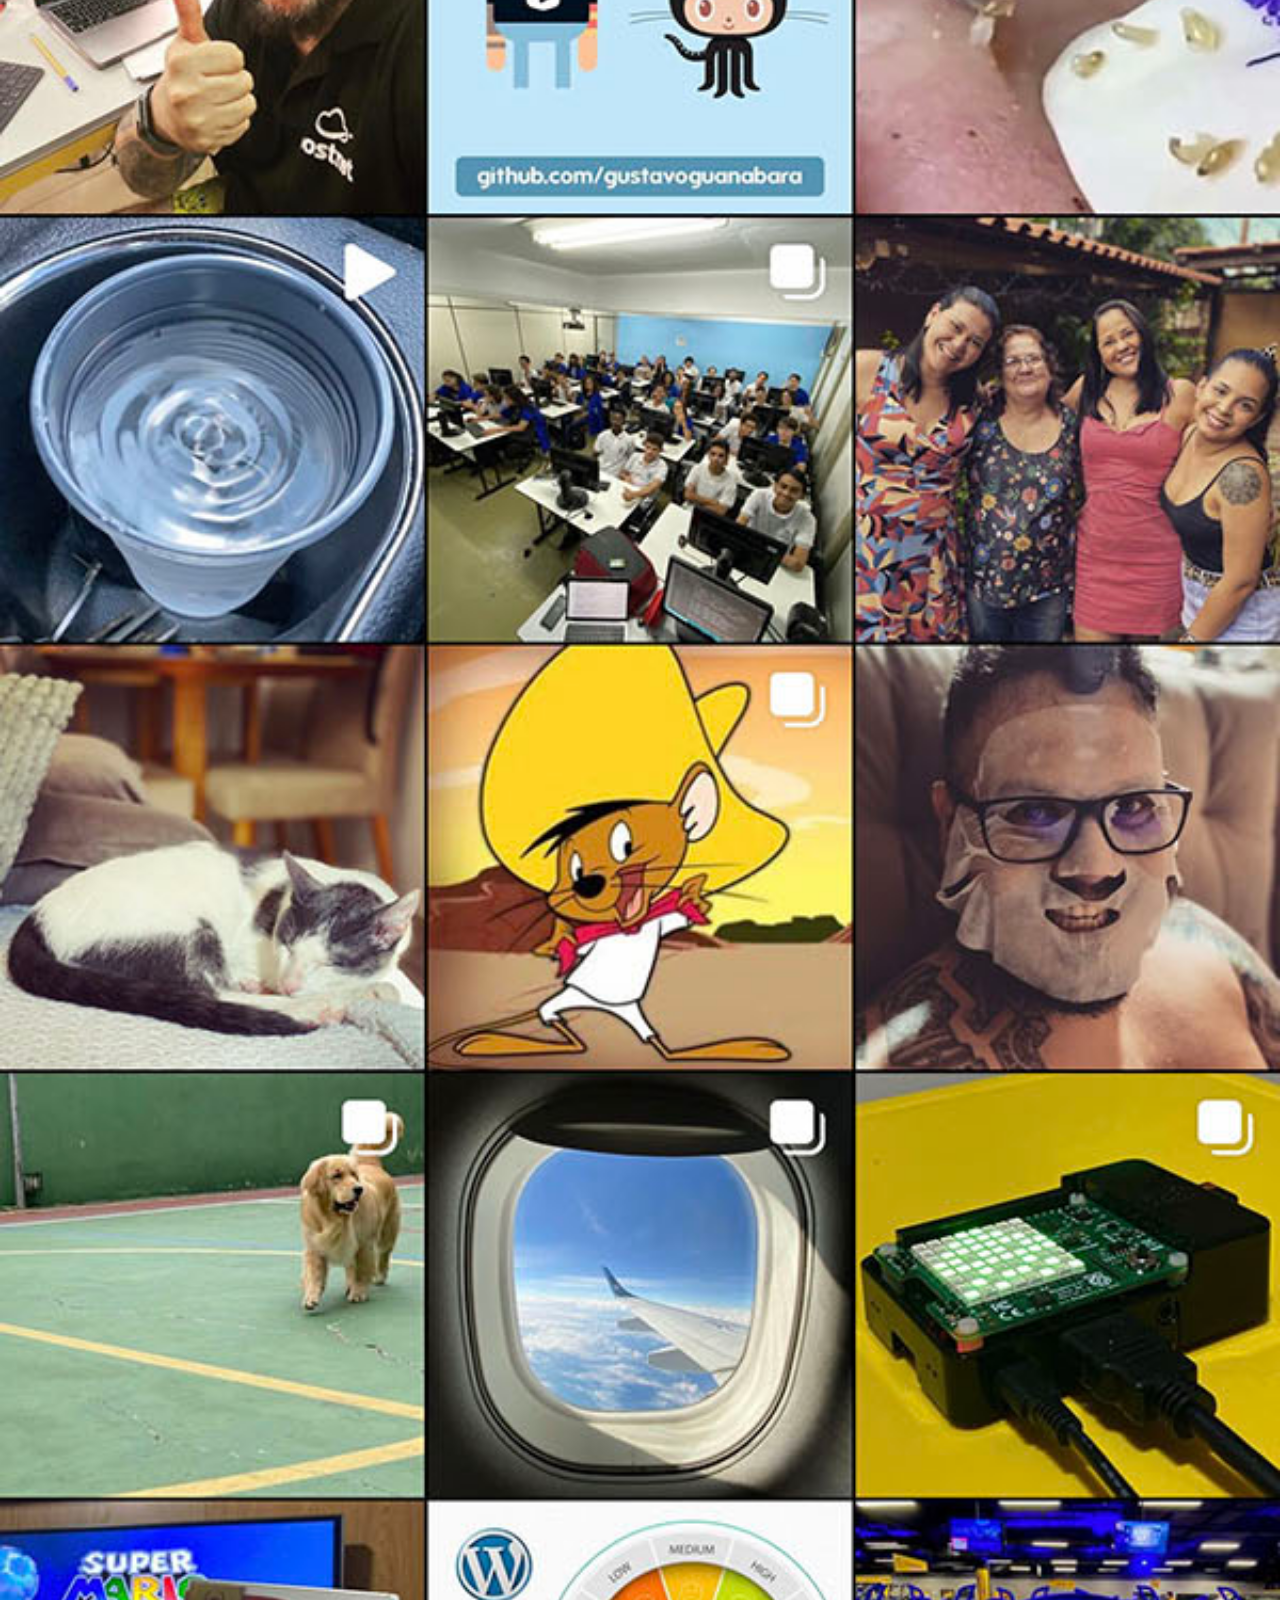
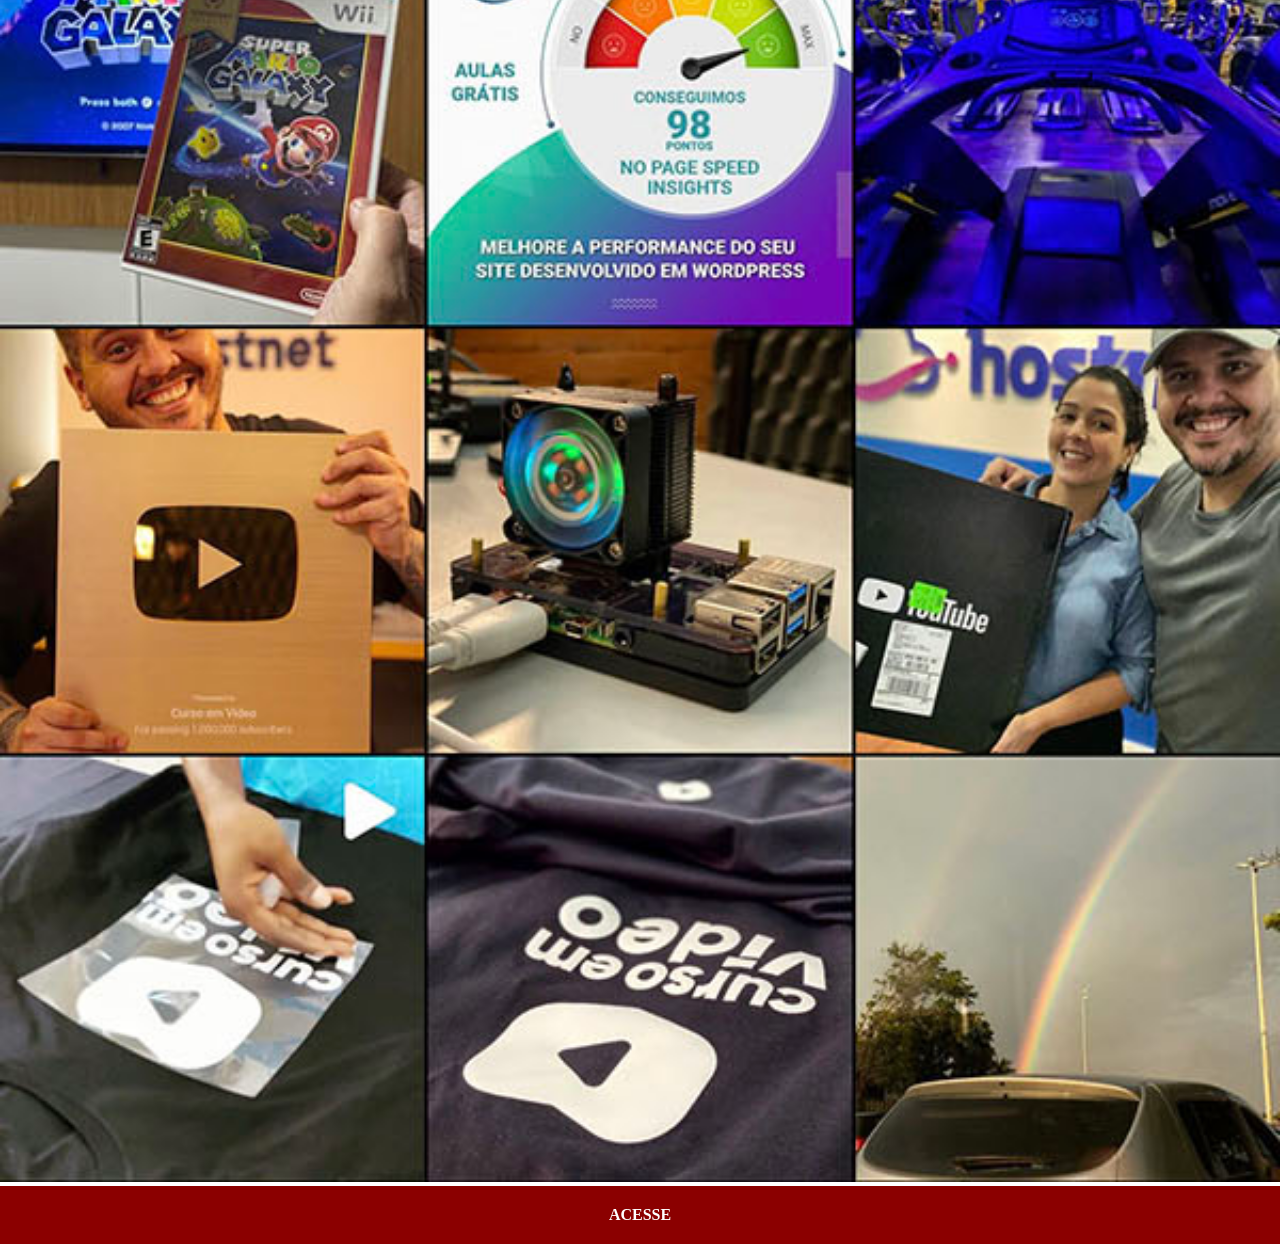
<file: pages/instagram.html>
<!DOCTYPE html>
<html lang="pt-br">
<head>
    <meta charset="UTF-8">
    <meta name="viewport" content="width=device-width, initial-scale=1.0">
    <title>Instagram</title>

    <link rel="stylesheet" href="../estilos/social.css">

</head>
<body>

    <img src="../imagens/tela-instagram.jpg" alt="">
    <a href="https://www.instagram.com/" target="_blank">ACESSE</a>
    
</body>
</html>
</file>
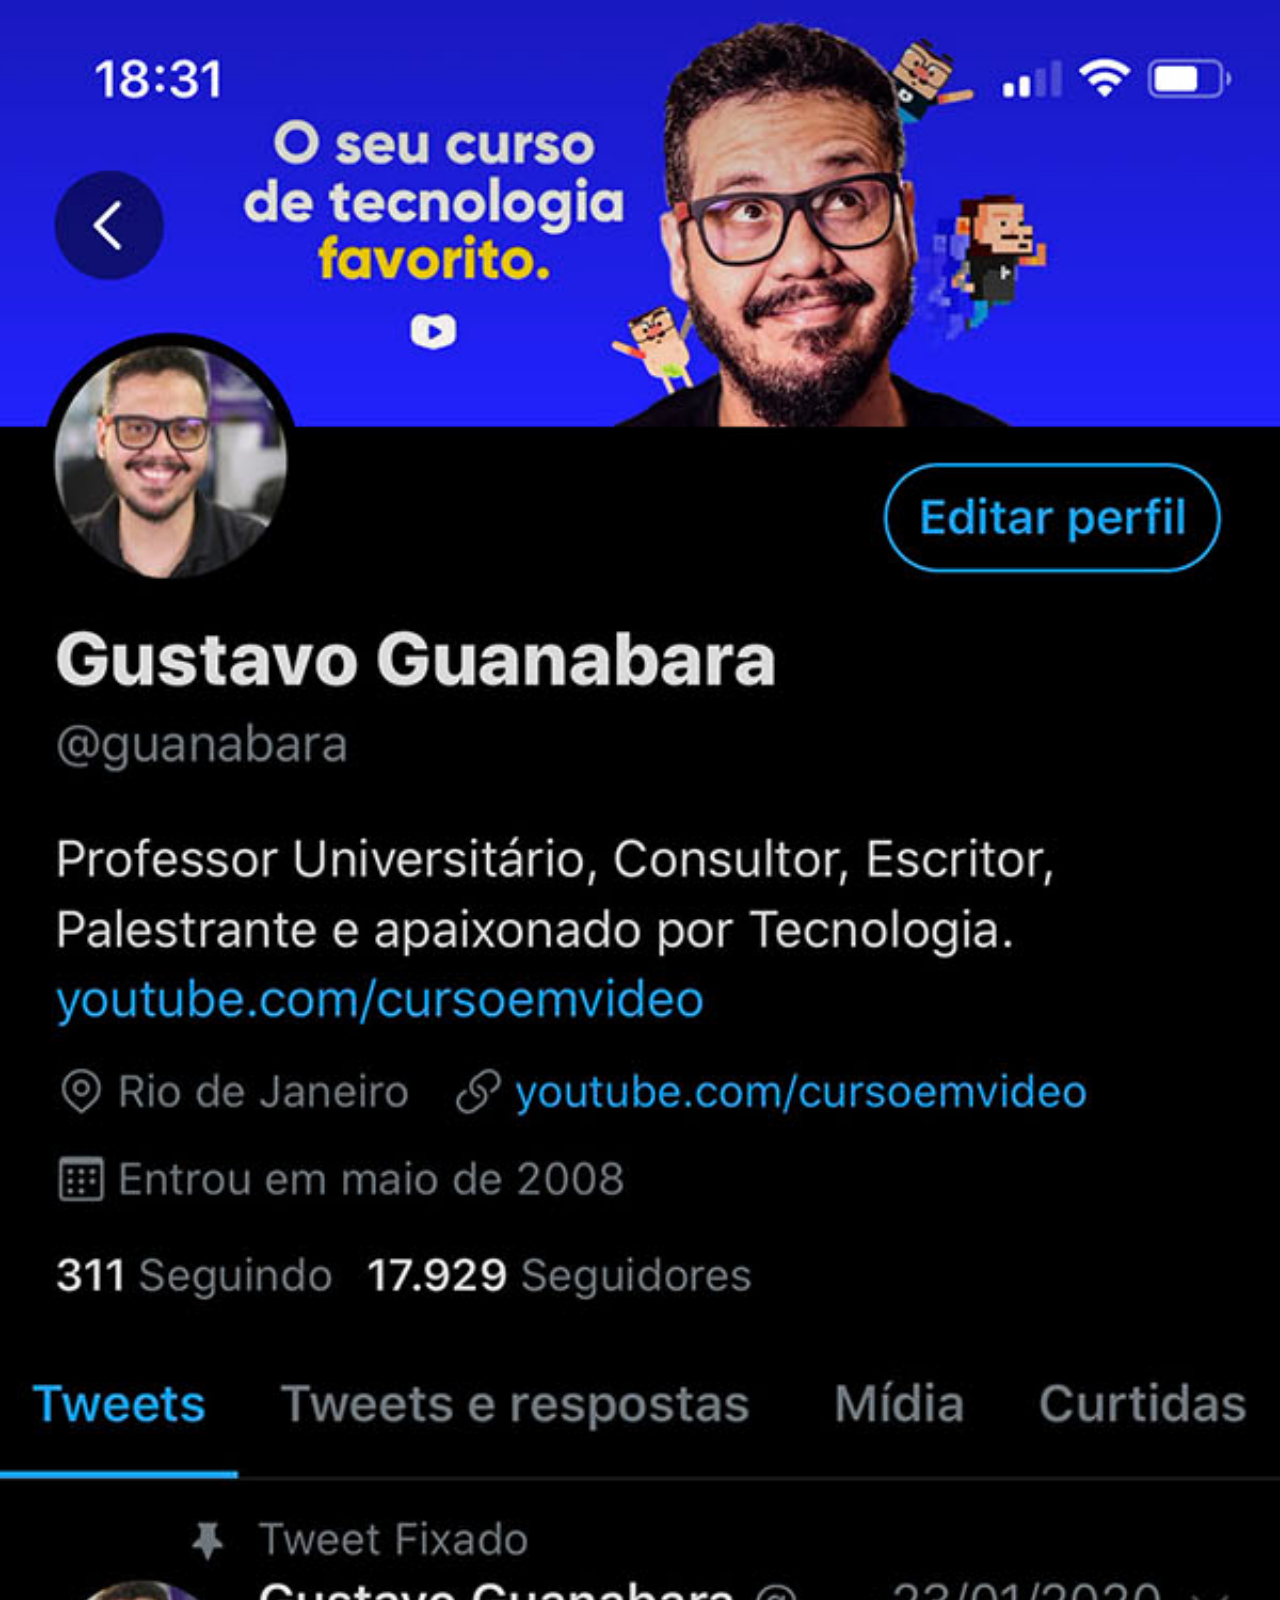
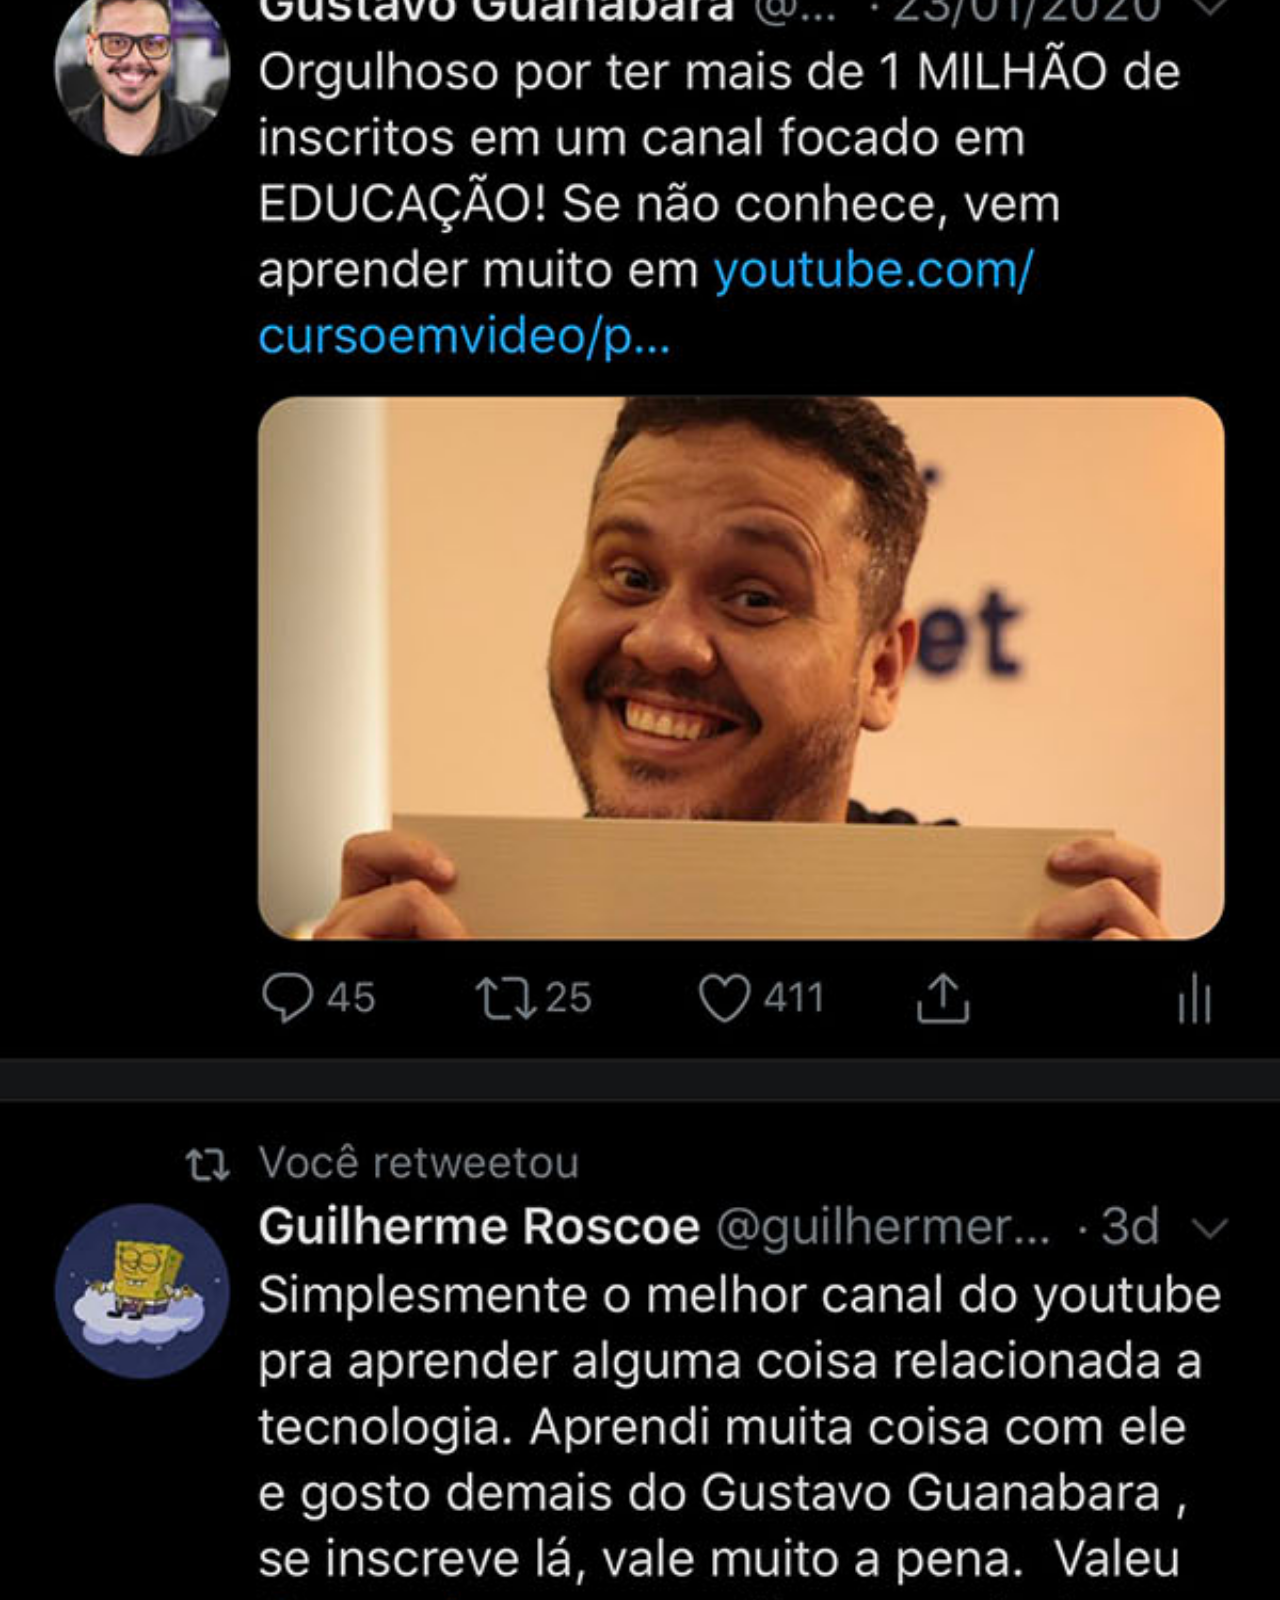
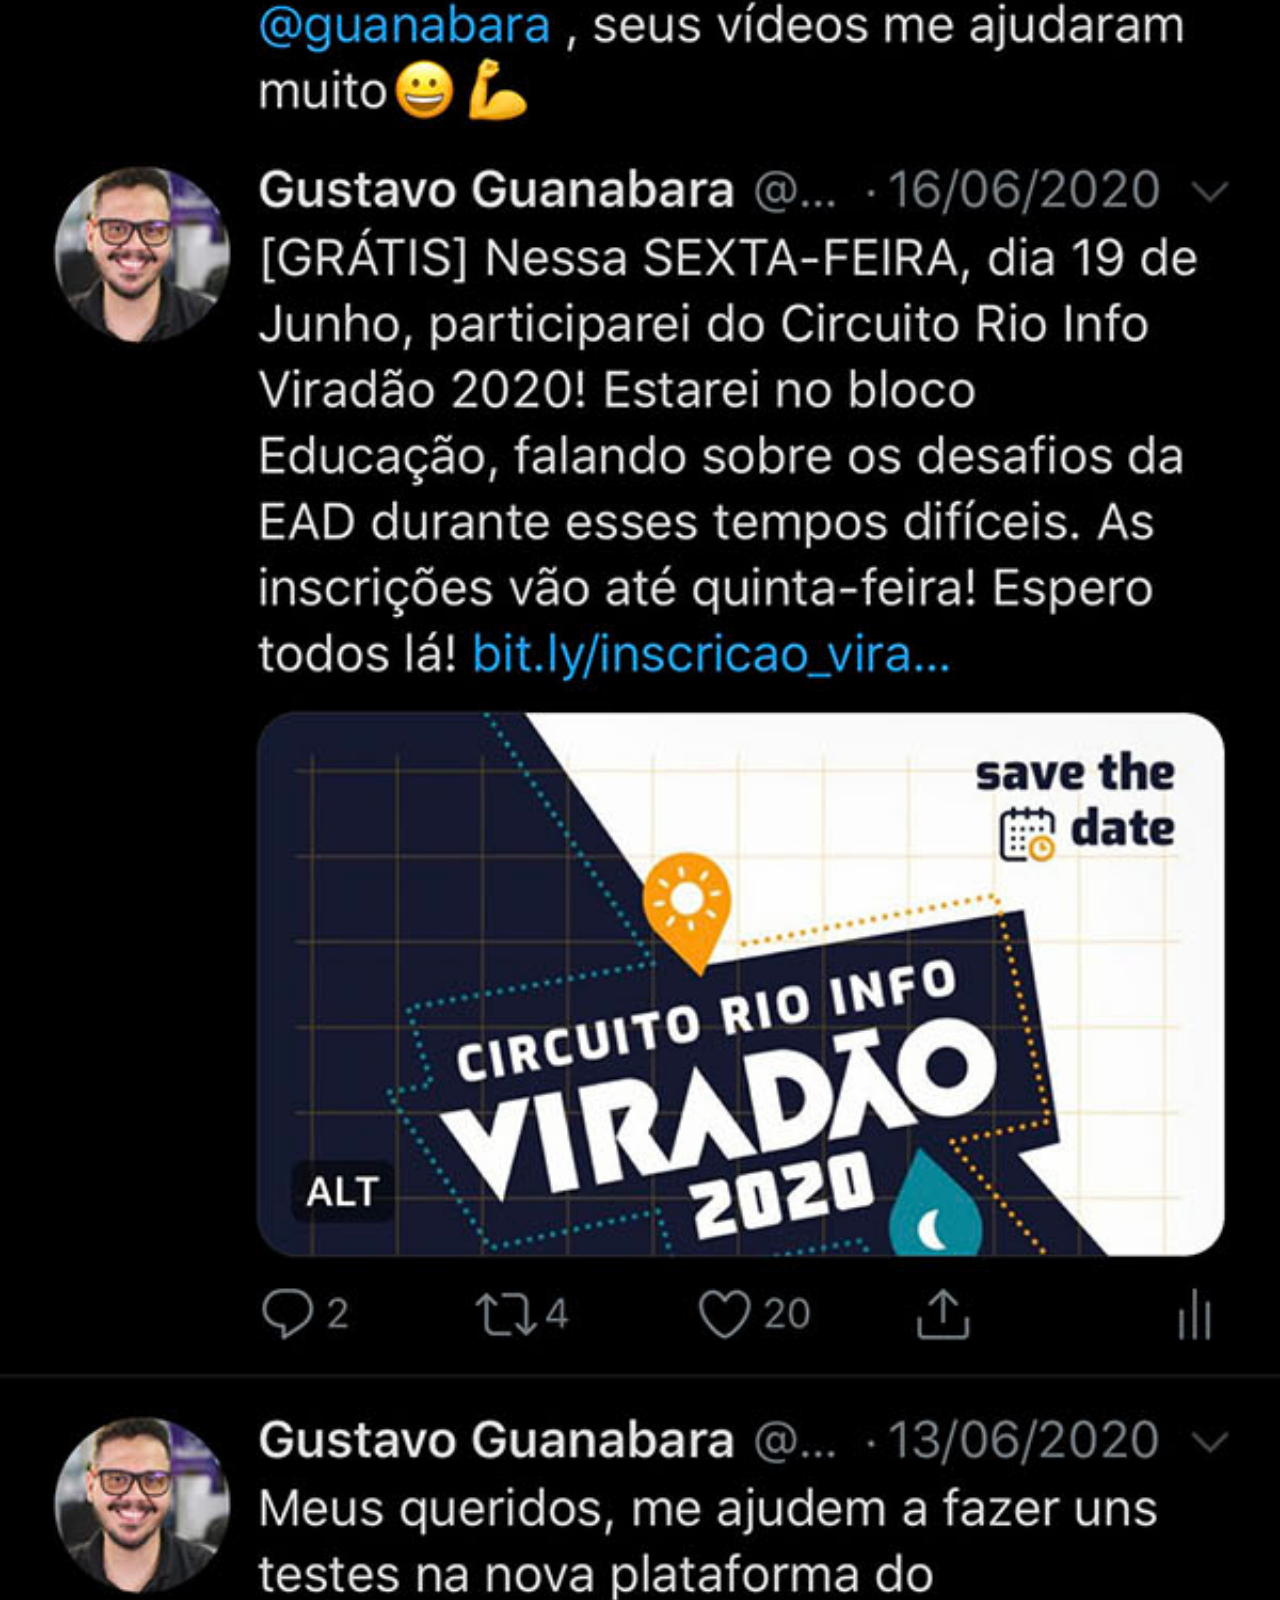
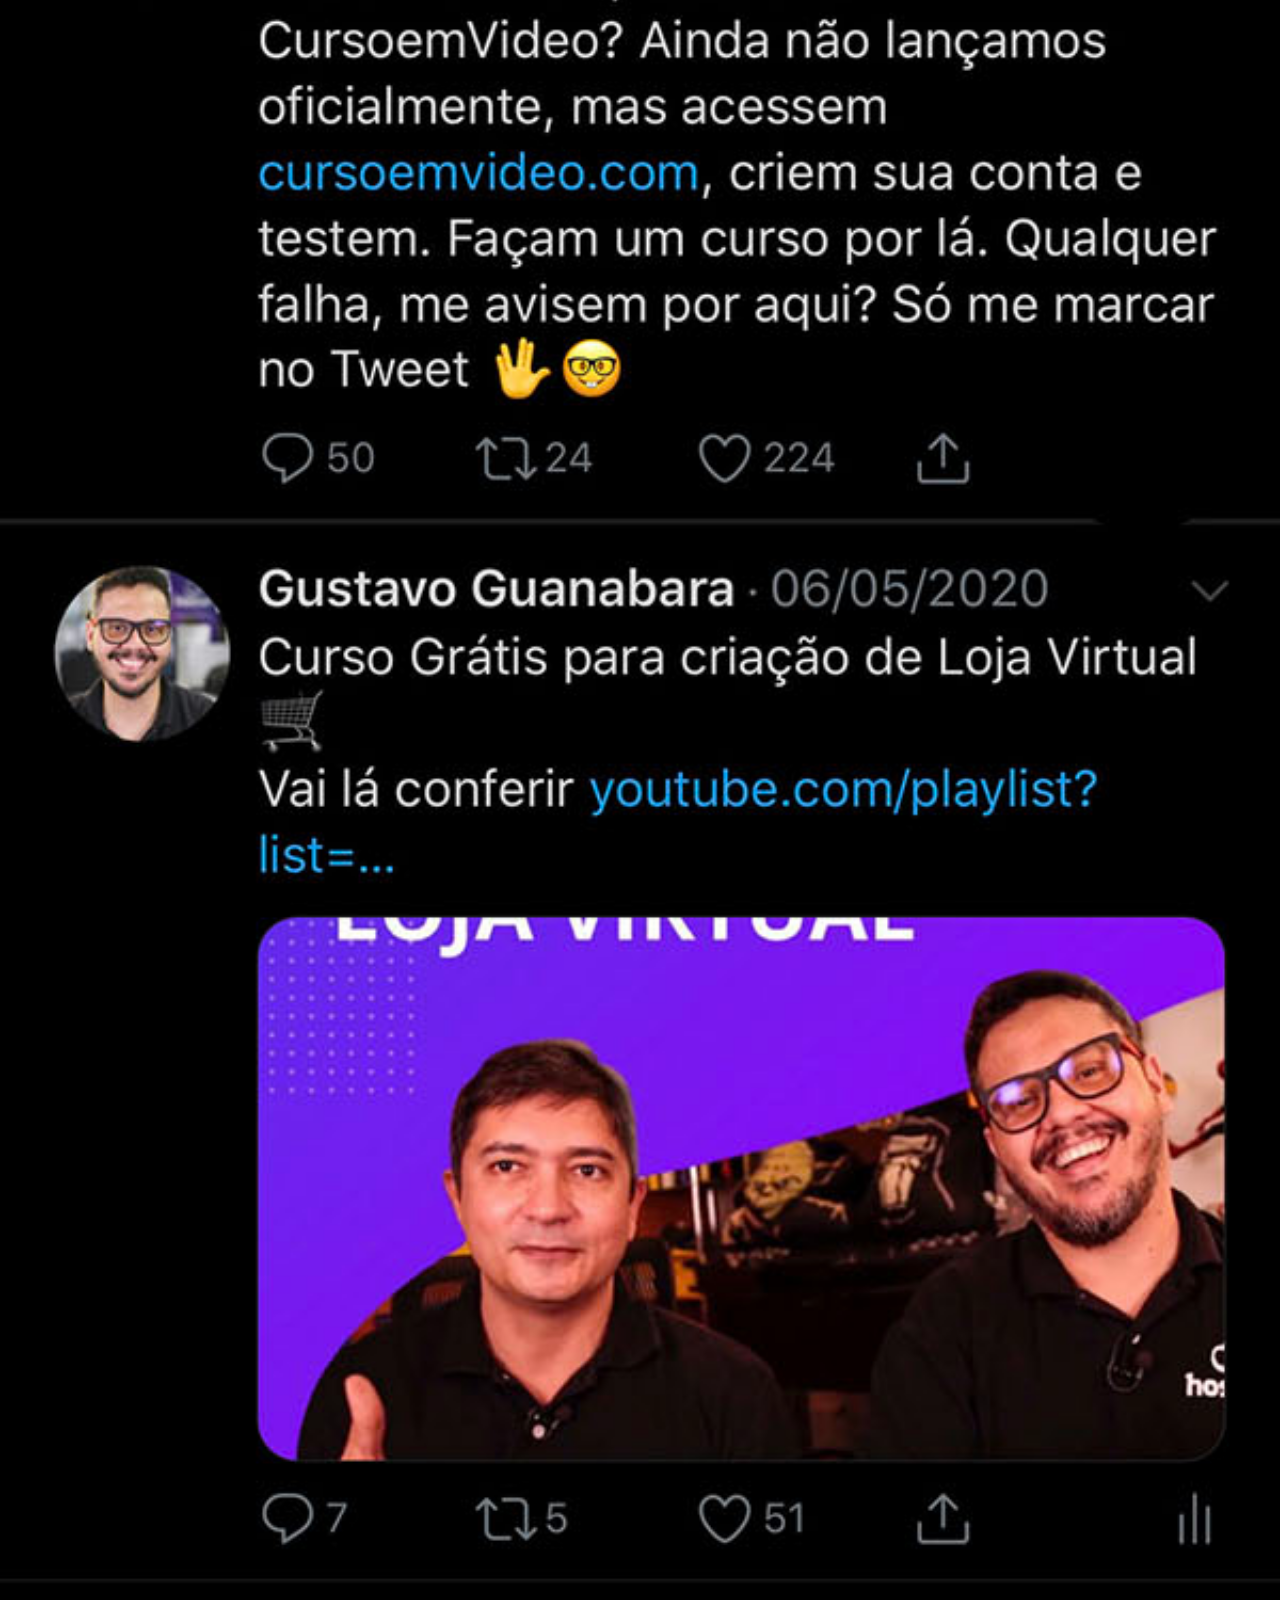
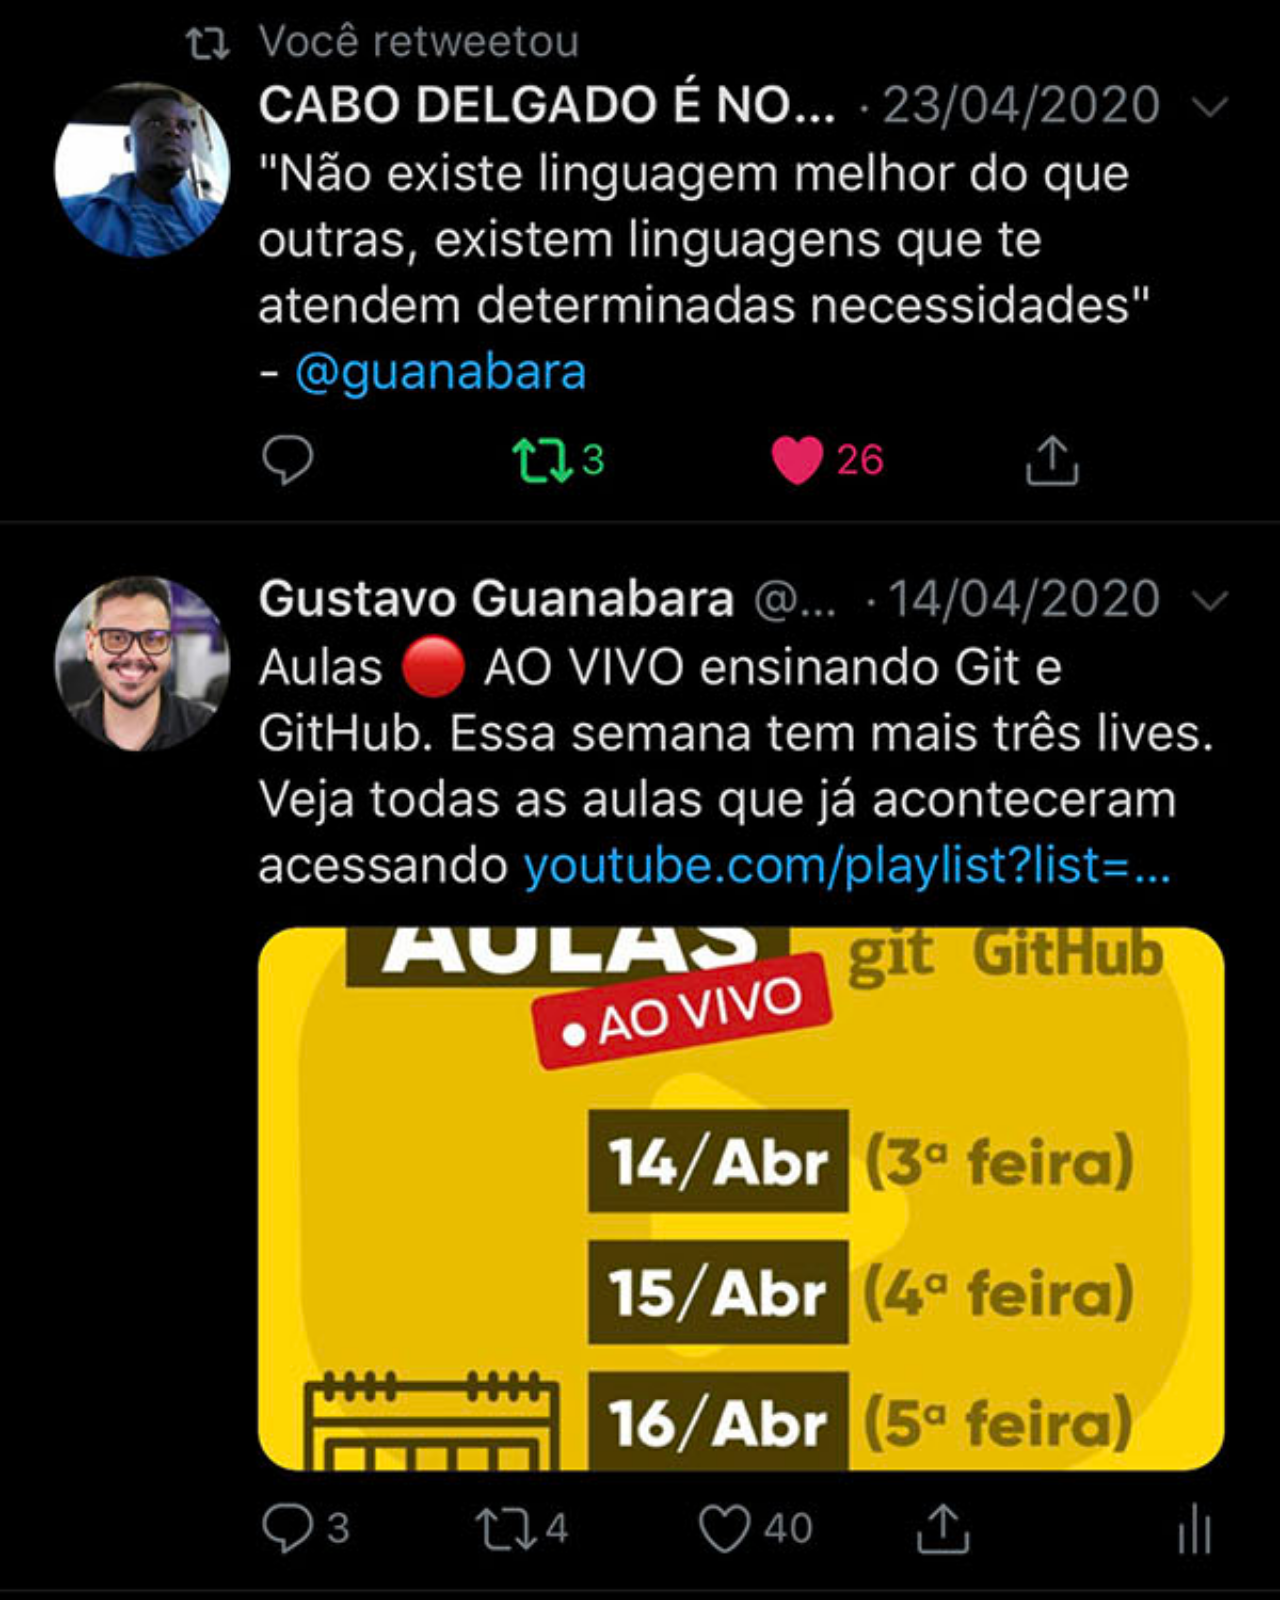
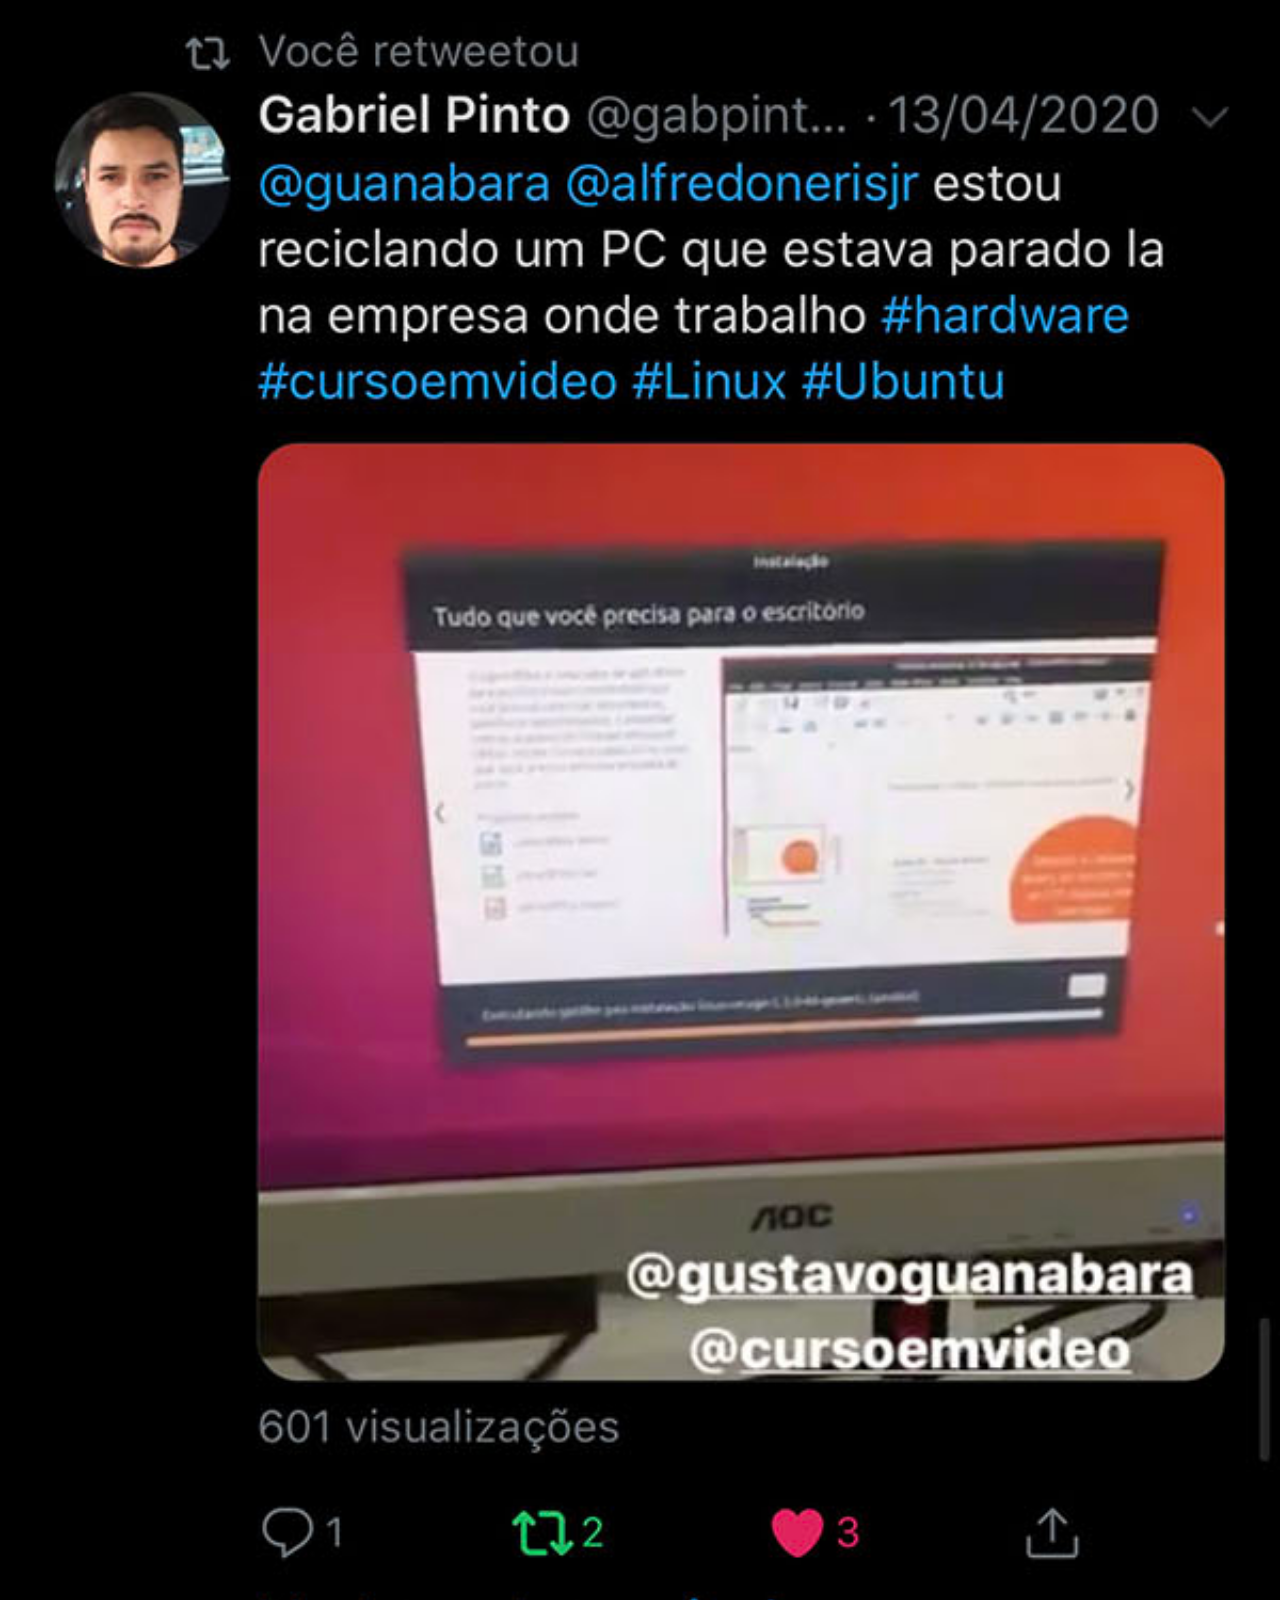
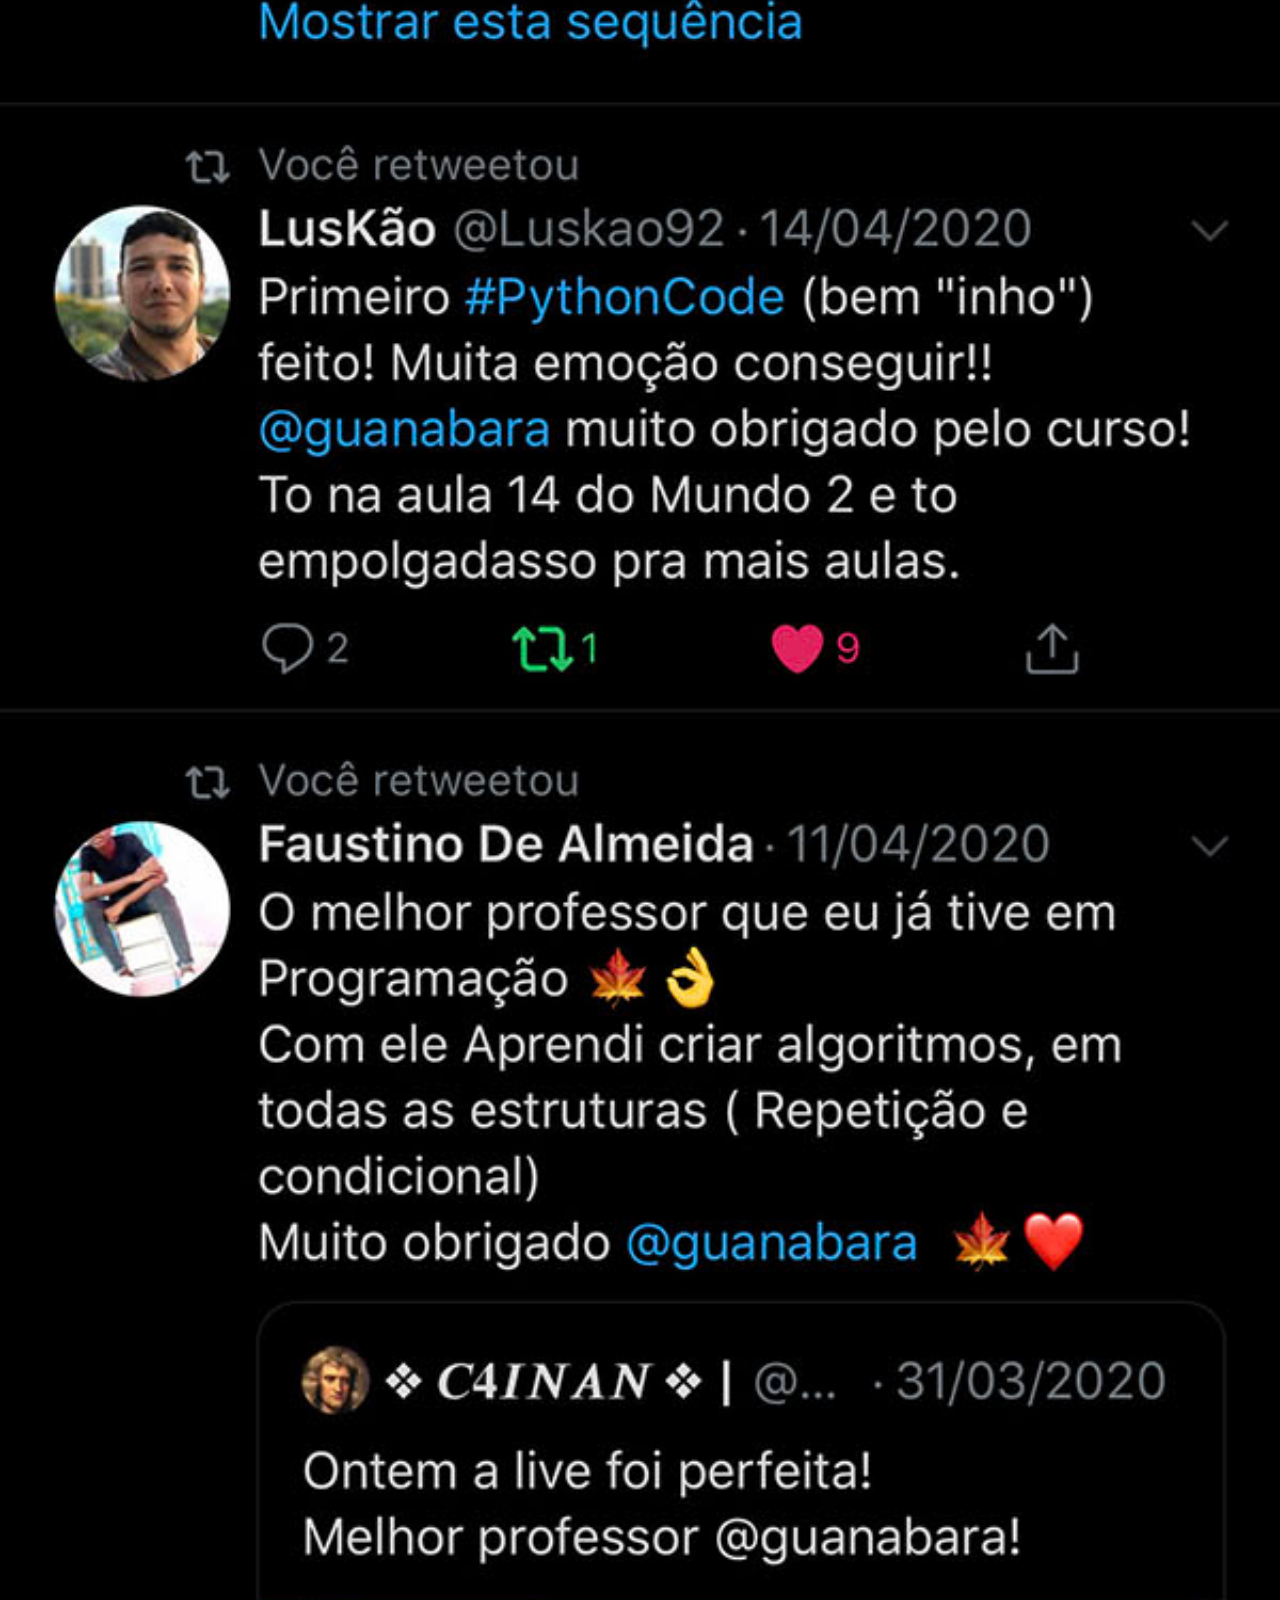
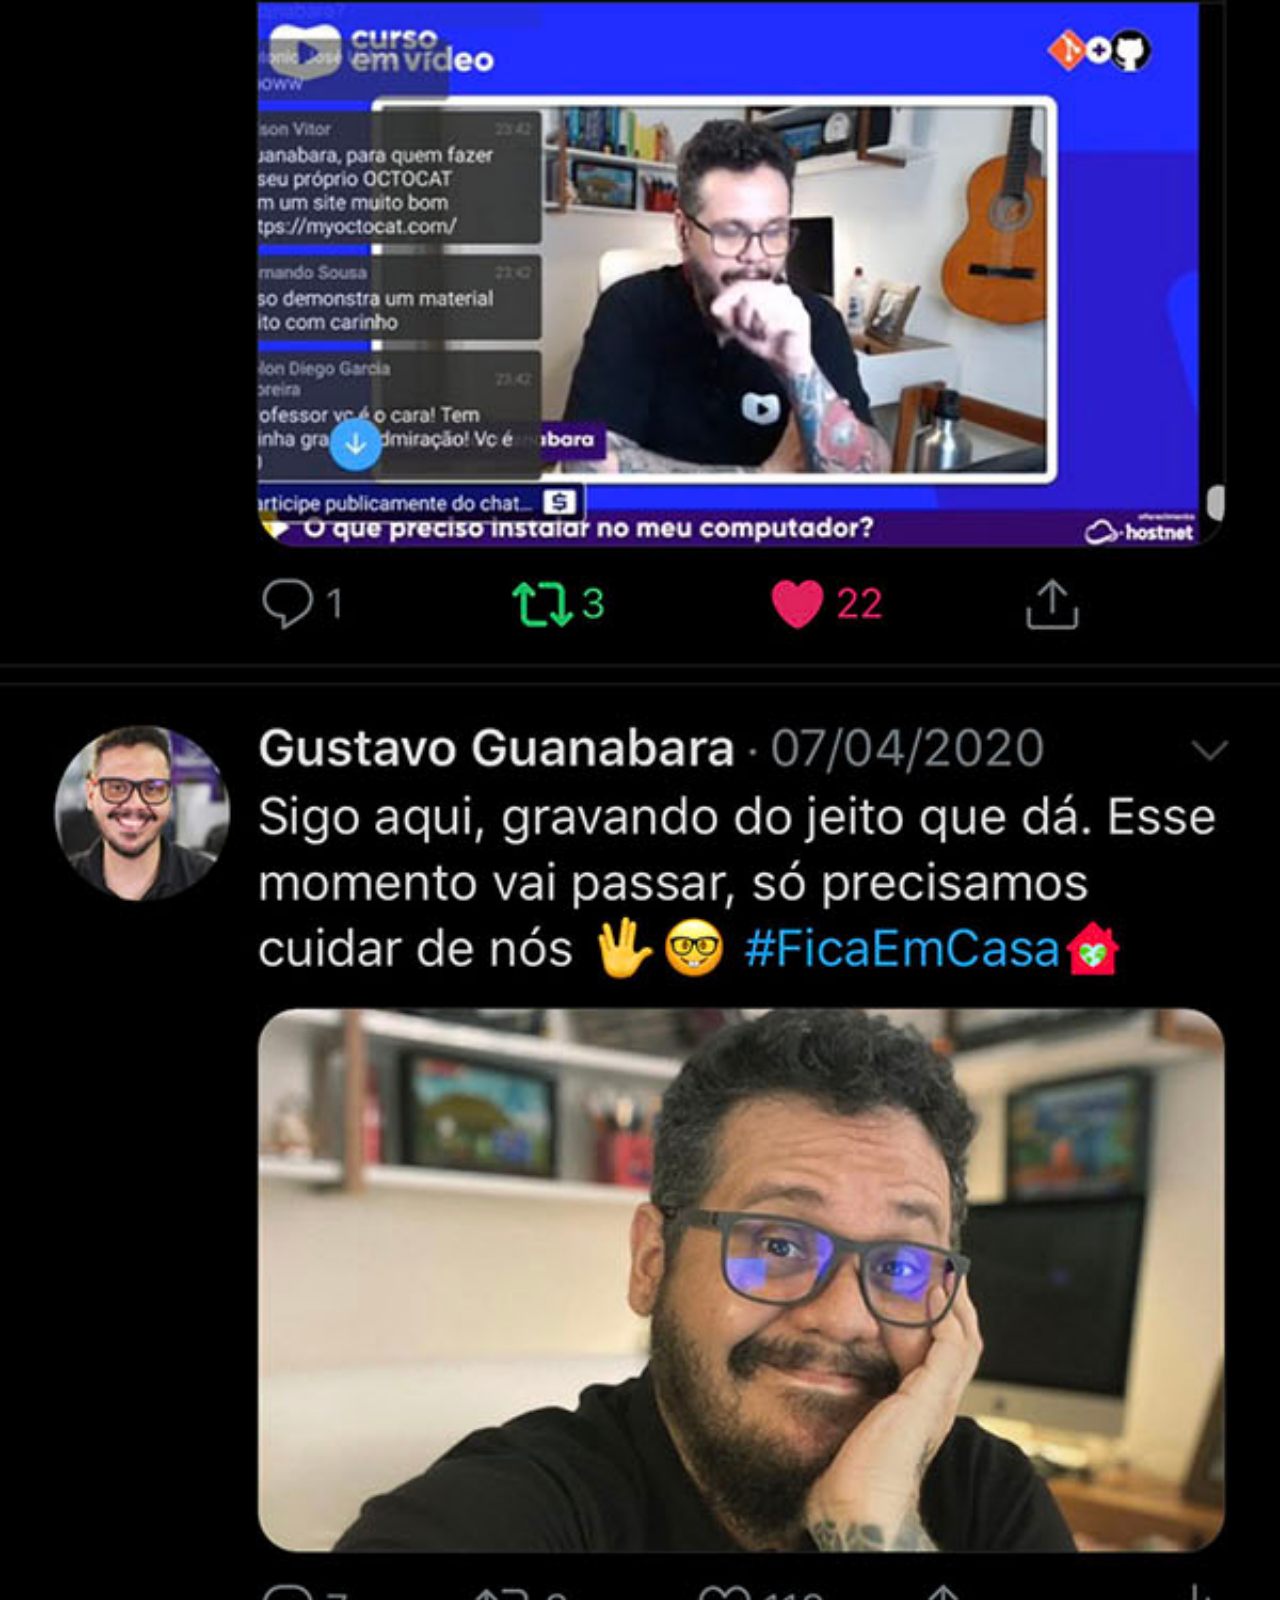
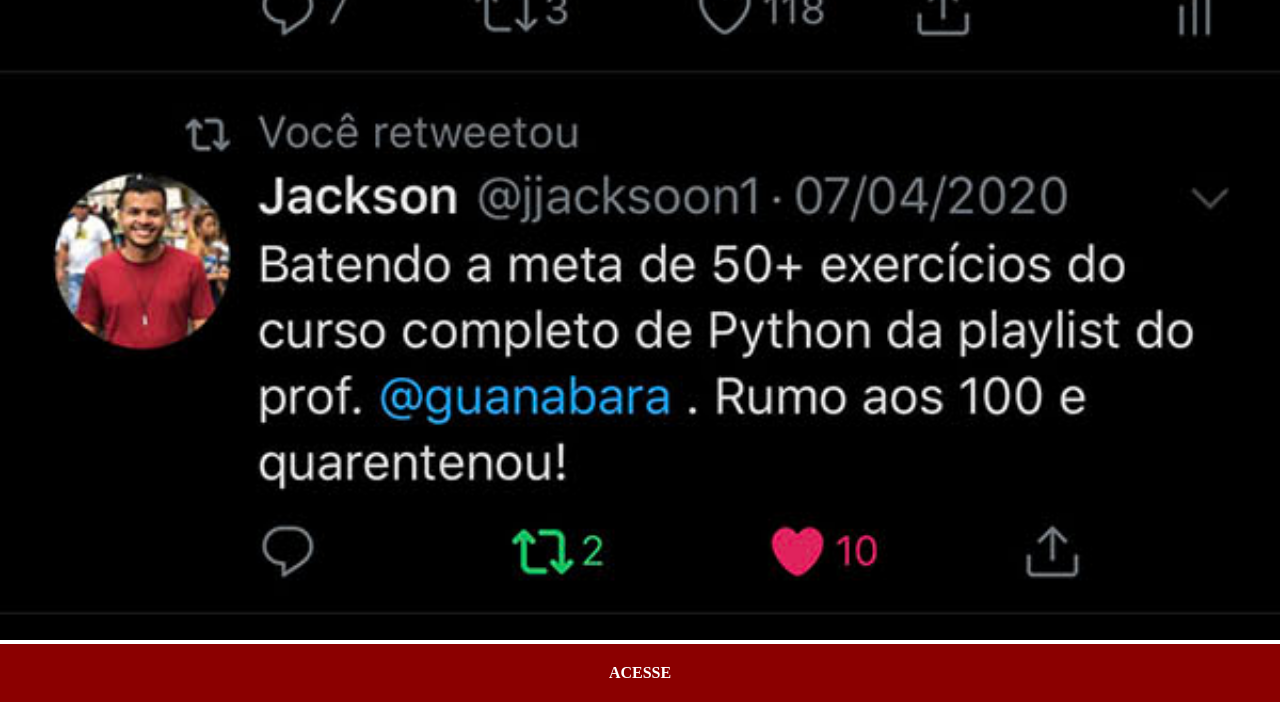
<file: pages/x.html>
<!DOCTYPE html>
<html lang="en">
<head>
    <meta charset="UTF-8">
    <meta name="viewport" content="width=device-width, initial-scale=1.0">
    <title>X</title>
    <link rel="stylesheet" href="../estilos/social.css">
</head>
<body>
    <img src="../imagens/tela-twitter.jpg" alt="X">
    <a href="https://x.com/home">ACESSE</a>
</body>
</html>
</file>
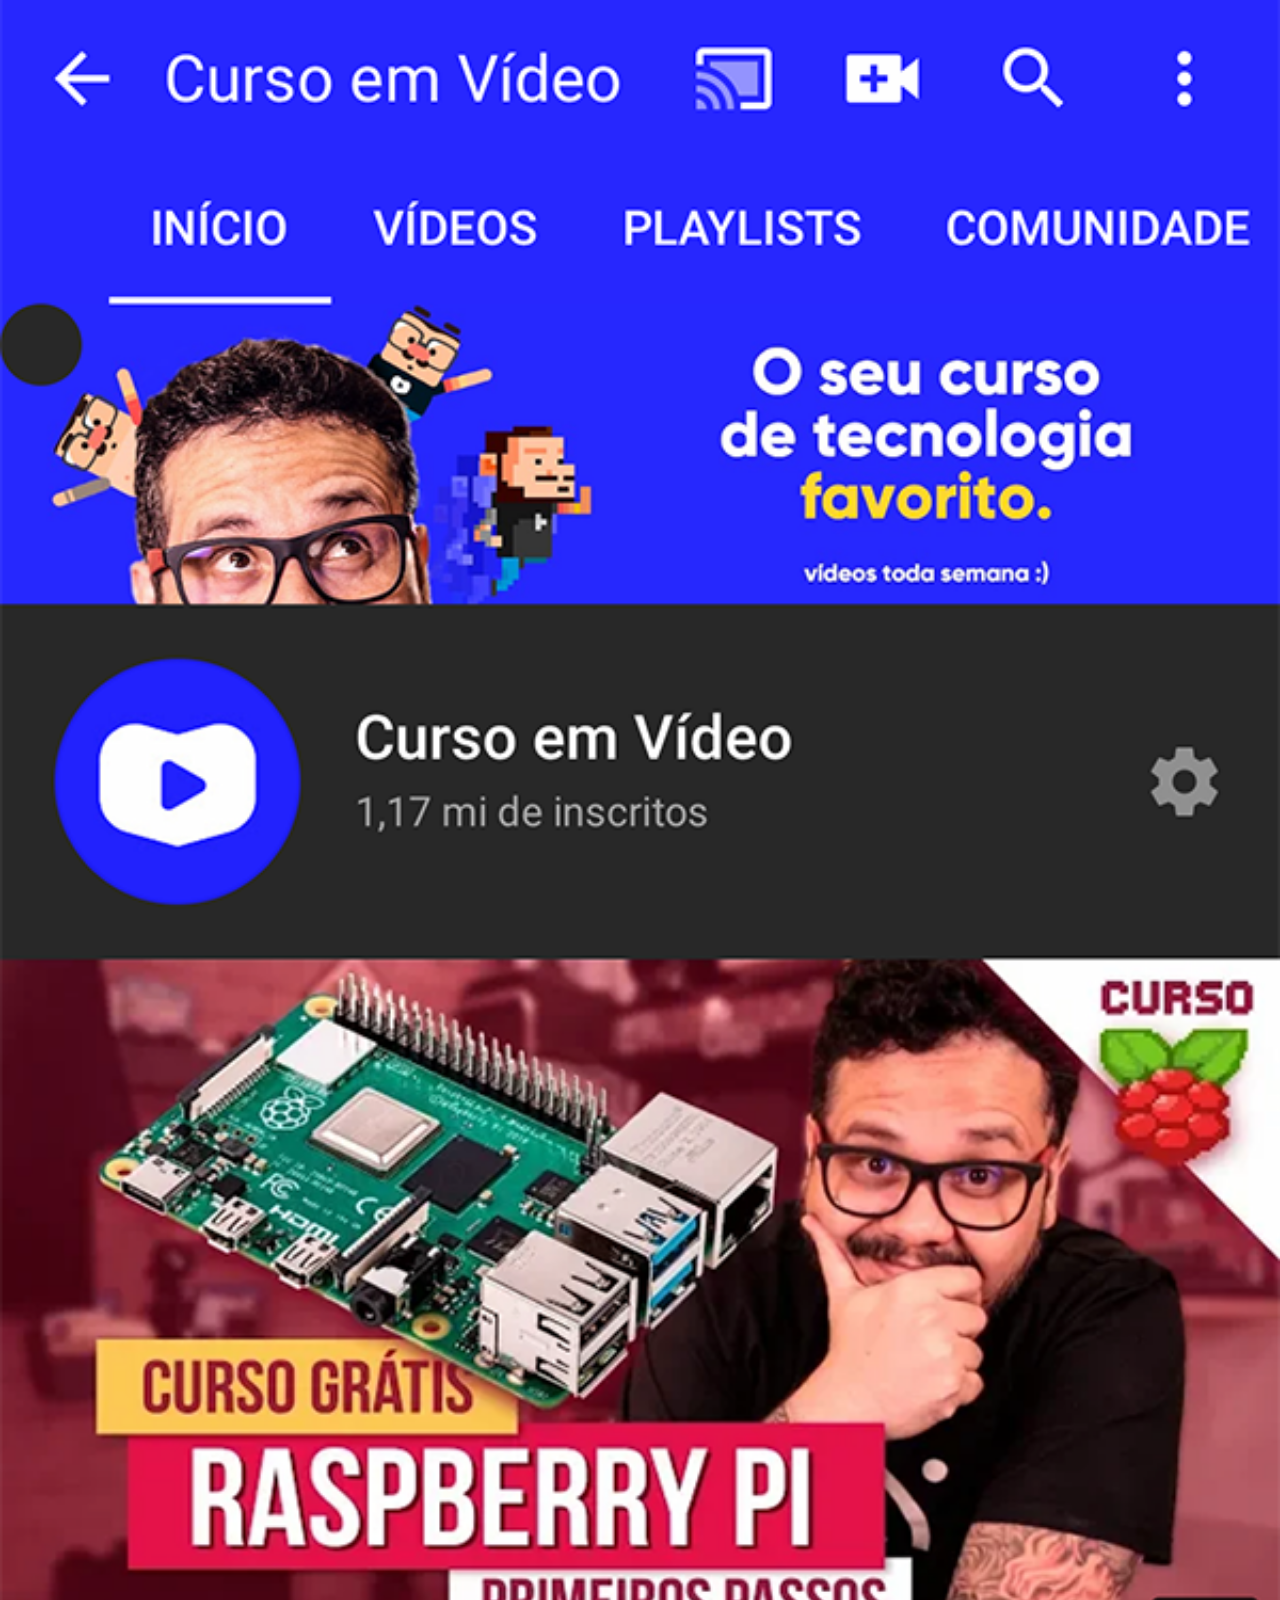
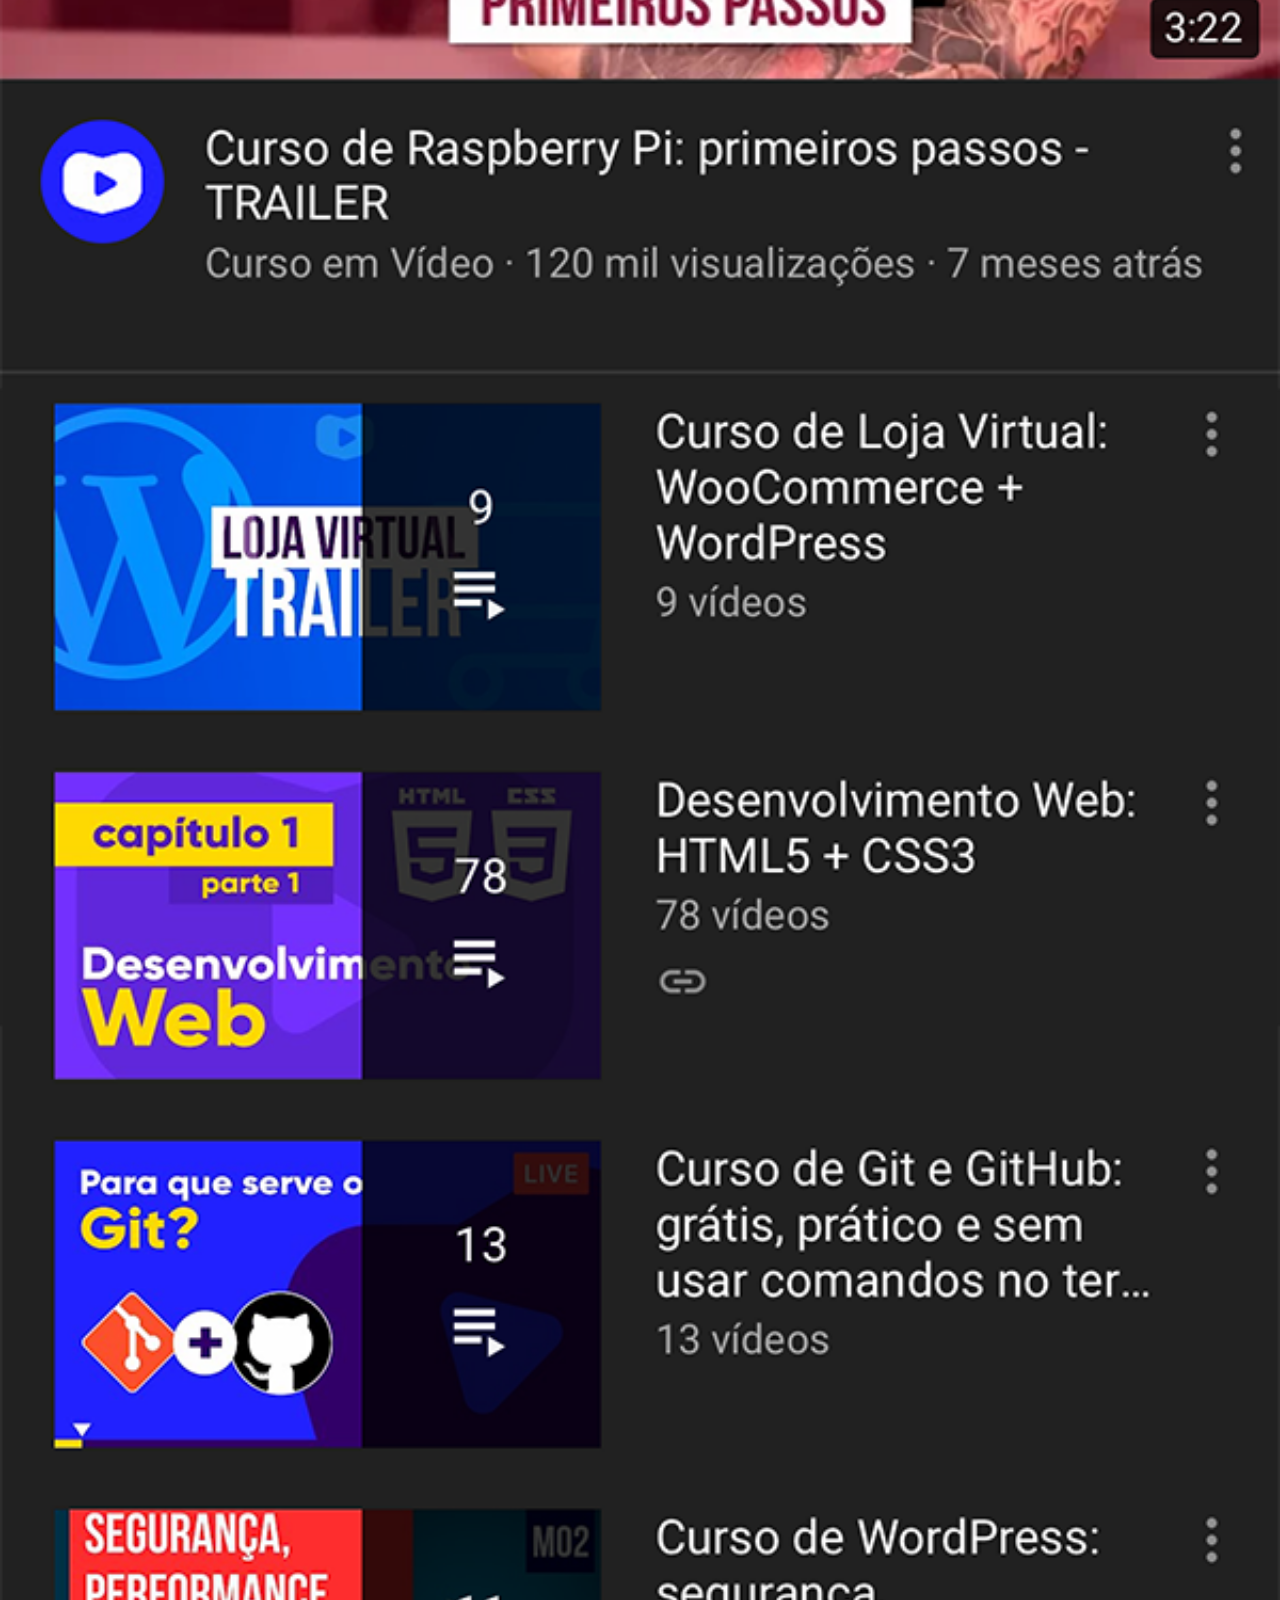
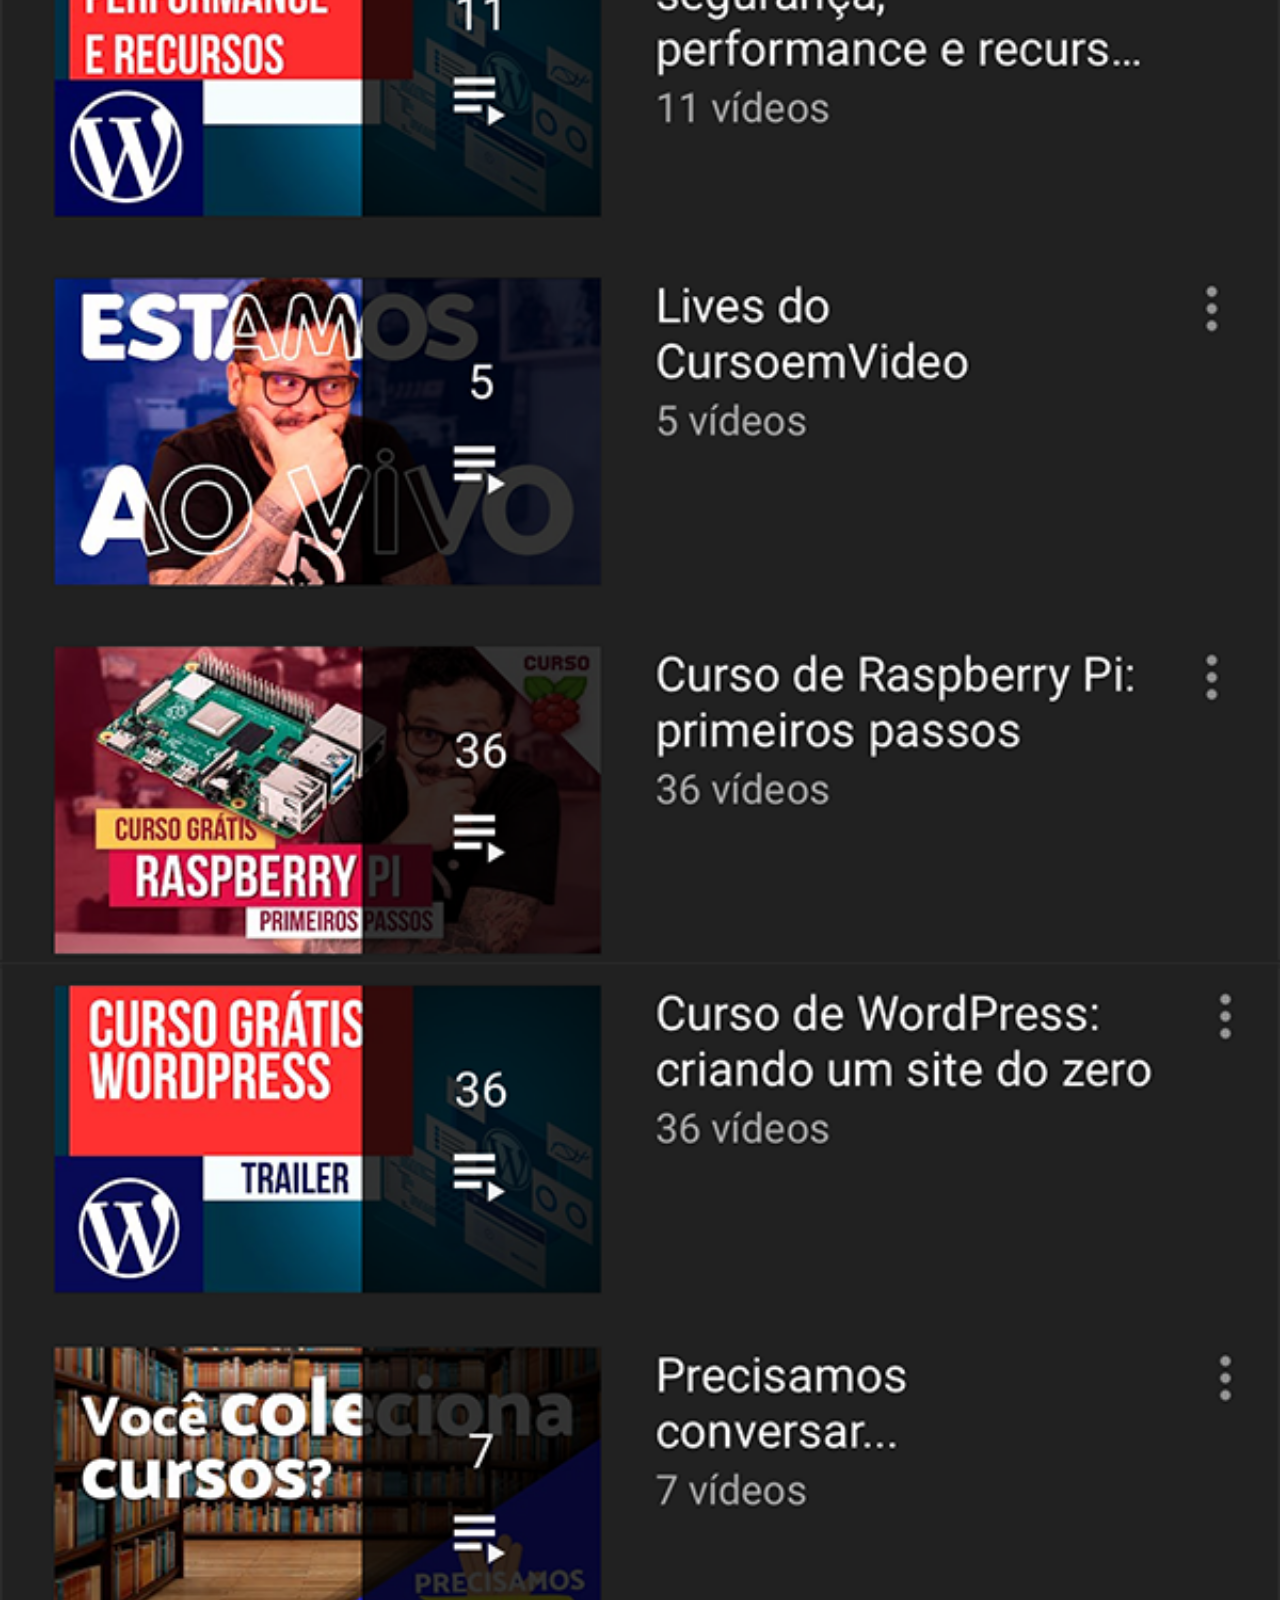
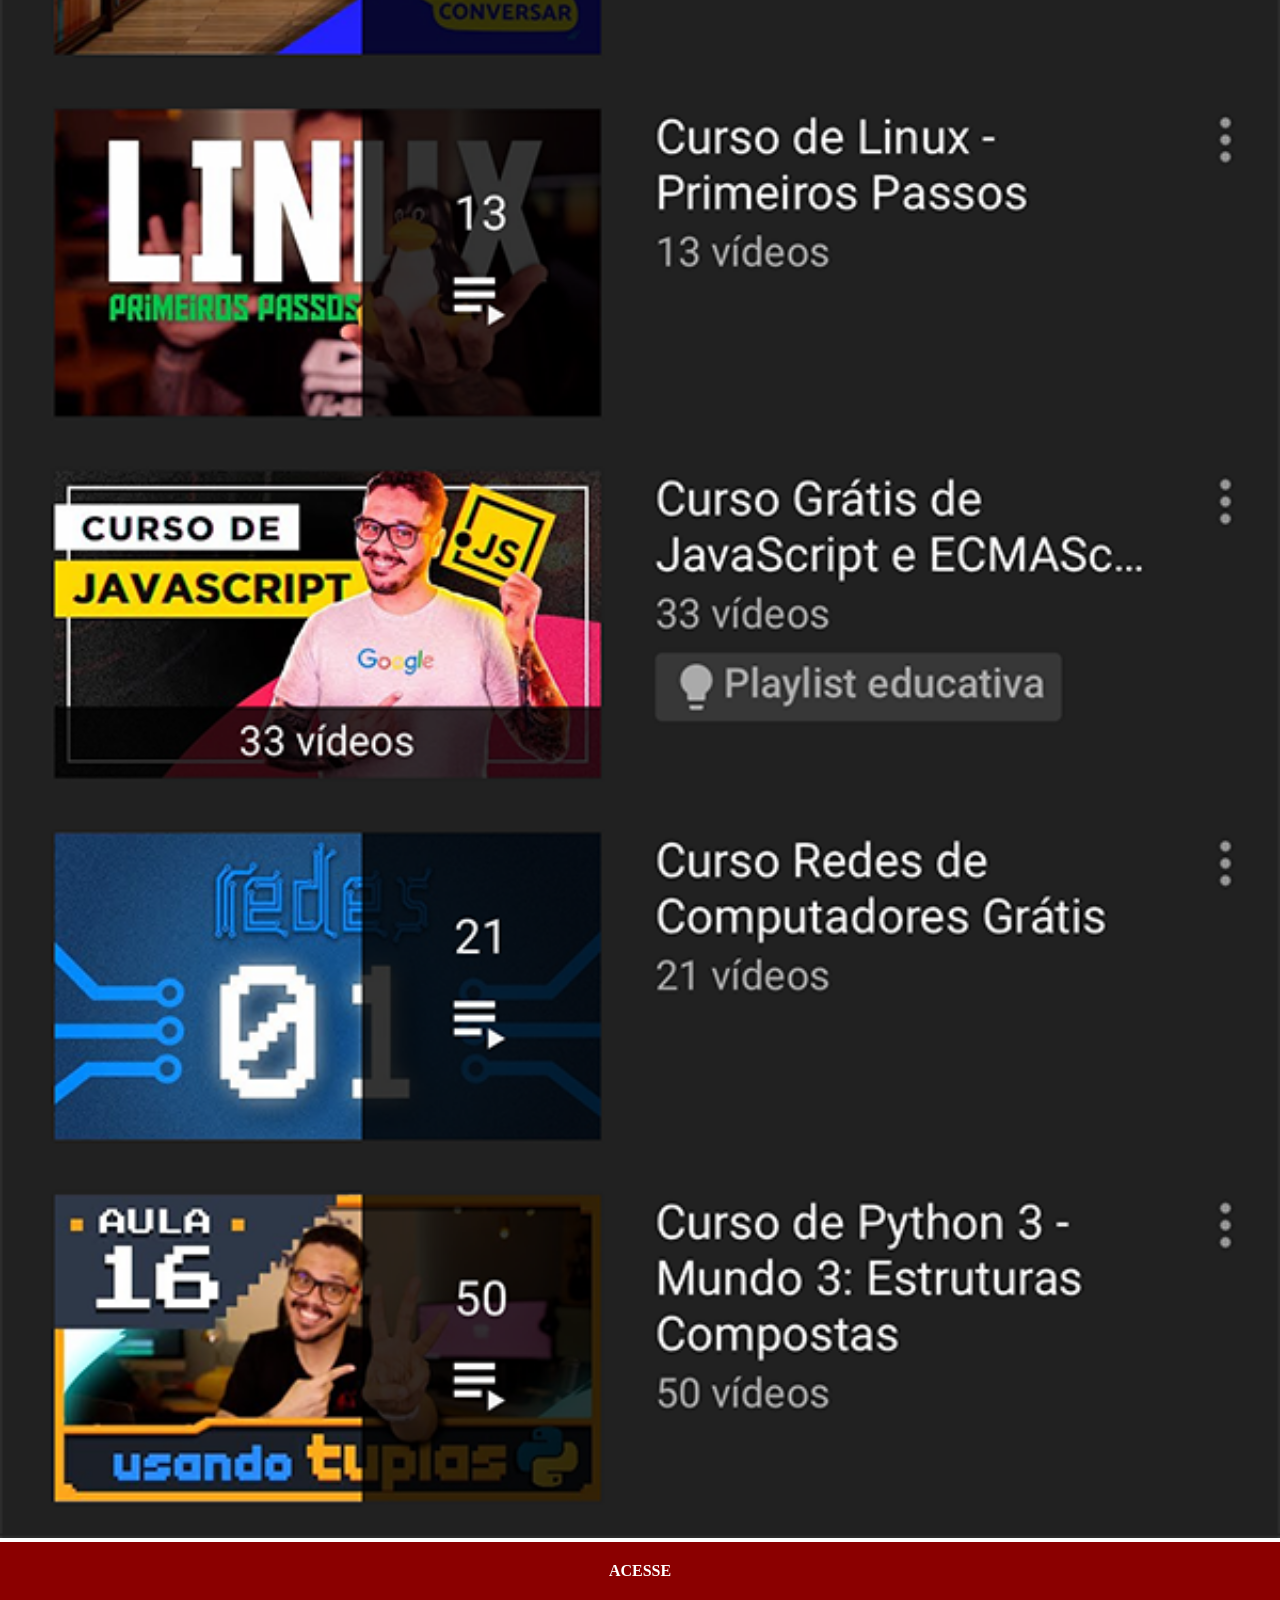
<file: pages/youtube.html>
<!DOCTYPE html>
<html lang="en">
<head>
    <meta charset="UTF-8">
    <meta name="viewport" content="width=device-width, initial-scale=1.0">
    <title>Youtube</title>
    <link rel="stylesheet" href="../estilos/social.css">
<body>
    <img src="../imagens/tela-youtube.png" alt="">
    <a href="https://www.youtube.com/watch?v=ar5UB2MxraE&list=PLHz_AreHm4dkcVCk2Bn_fdVQ81Fkrh6WT&index=15" target="_blank" >ACESSE</a>
    
</body>
</html>
</file>
<file: estilos/style.css>
@charset "utf-8";

*{
    margin: 0px;
    padding: 0px;
    font-family: Arial, Helvetica, sans-serif;
}

html, body{
    height: 100vh;;
    width: 100vw;
    background-color: black;
}

body{
    background: url(../imagens/fundo-madeira.jpg) no-repeat top center;
    background-size: cover;
    background-attachment: fixed;
    
}

main{
    height: 100vh;
    position: relative;
    
}

#telefone{
    position: absolute;
    top:  50%;
    left: 50%;
    transform: translate(-50%,-50%);

    height: 627px;
    width: 311px;
    
    background: url(../imagens/frame-iphone.png) no-repeat;
}

#tela{
    position: relative;
    top: 80px;
    left: 22px;
    width: 267px;
    height: 471px;
    
}

#redes-sociais{
    text-align: right;
}

#redes-sociais a img{
    width: 50px;
    margin: 10px;
    border-radius: 50%;
    box-shadow: 2px 2px rgba(0, 0, 0, 0.356);
    box-sizing: border-box;
}

#redes-sociais img:hover{
    border: 2px solid rgba(0, 0, 0, 0.637);
    transform: translate(-3px,-3px);
    box-shadow: 5px 5px 10px black;
    transition: transform 0.4s, border 1s;
}
</file>
<file: estilos/social.css>
@charset "utf-8";

        *{
            margin: 0px;
            padding: 0px;
        }

        img{
            width: 100vw;
        }
         ::-webkit-scrollbar{
                width: 0px;
                height: 0px;
            }

        a{
            display: block;
            background-color: darkred;
            color: white;
            padding: 20px;
            text-align: center;
            font-weight: bolder;
            text-decoration: none;
        }

        a:hover{
            background-color: red;
        }
</file>
